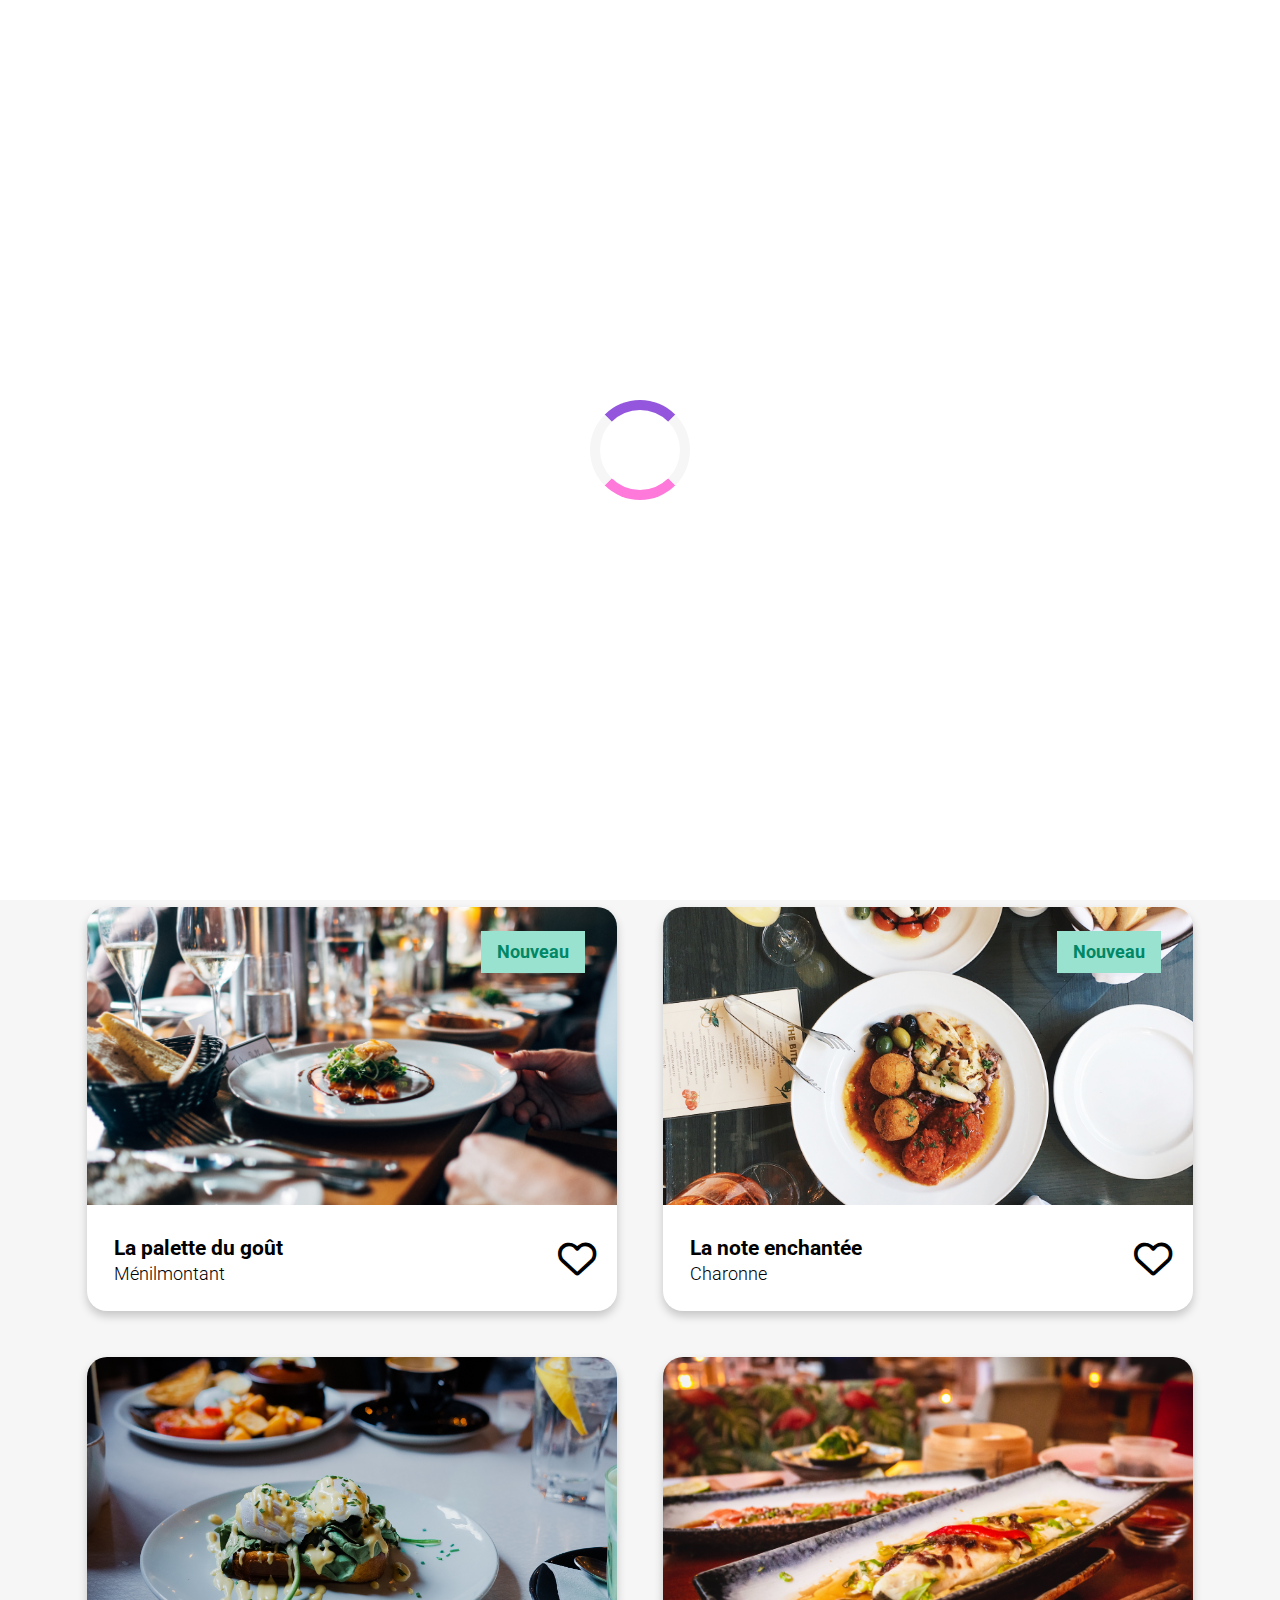
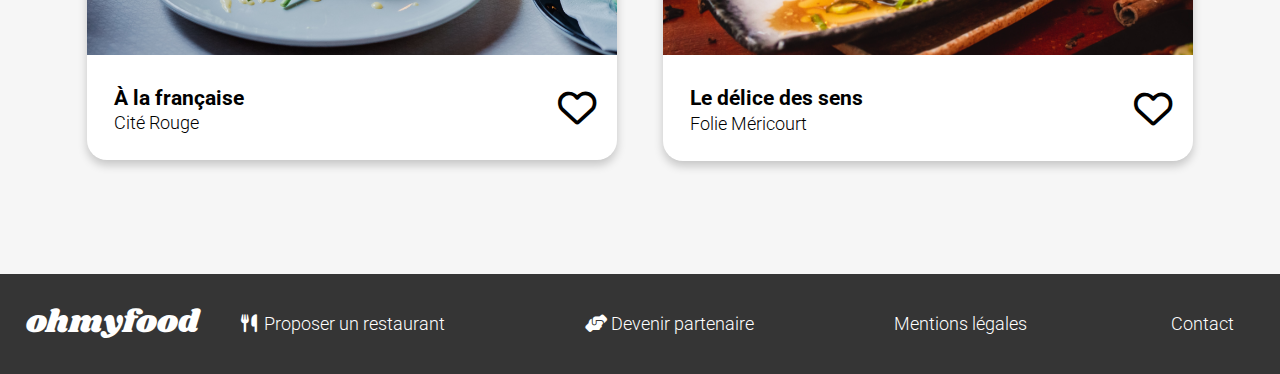
<file: index.html>
<!DOCTYPE html>
<html lang="fr">
    <head>
        <meta charset="utf-8">
        <meta name="viewport" content="width=device-width, initial-scale=1">
        <!-- Import font awesome 5.15.4 pour les icones -->
        <link rel="stylesheet" href="https://cdnjs.cloudflare.com/ajax/libs/font-awesome/6.1.1/css/all.min.css" />
        <!-- Import CSS -->
        <link rel="stylesheet" href="./css/normalize.css">
        <link rel="stylesheet" href="./css/style.css">

        <title>Ohmyfood!</title>
    </head>
    <body class="home">
        <div class="loader-container"><div class="loader-container__loader"></div></div>
        <header class="header">
            <h1 class="header__heading">ohmyfood</h1>
        </header>
        <main class="main">
            <div class="hero">
                <section class="location">
                    <h2 class="location__place"><span class="location__icon"><i class="fas fa-map-marker-alt"></i></span><span class="location__location">Paris, Belleville</span></h2>
                </section>
                <div class="intro-container">
                    <section class="intro">
                        <h2 class="intro__heading">Réservez le menu qui vous convient</h2>
                        <p class="intro__text">Découvrez des restaurants d'exception, séléctionnés par nos soins.</p>
                        <div class="intro__button-container"><a class="button intro__button" href="#restaurants">Explorer nos restaurants</a></div>
                    </section>
                </div>
                <section class="description">
                    <h2 class="description__heading">Fonctionnement</h2>
                    <ul class="description__list">
                        <li class="card description__line"><span class="description__line-number">1</span><p class="description__line-text"><span class="description__icon"><i class="fas fa-mobile-alt"></i></span>Choisissez un restaurant</p></li>
                        <li class="card description__line"><span class="description__line-number">2</span><p class="description__line-text"><span class="description__icon"><i class="fas fa-list-ul"></i></span>Composez votre menu</p></li>
                        <li class="card description__line"><span class="description__line-number">3</span><p class="description__line-text"><span class="description__icon"><i class="fas fa-store"></i></span>Dégustez au restaurant</p></li>
                    </ul>
                </section>                    
            </div>
            <nav id="restaurants" class="restaurants">
                <h2 class="restaurants__heading">Restaurants</h2>
                <ul class="restaurants__list">
                    <li class="restaurants__line">
                        <div class="card restaurant-card">
                            <a class="restaurant-card__link" href="./restaurant1.html">
                                <img class="restaurant-card__img" src="./images/restaurants/jay-wennington-N_Y88TWmGwA-unsplash.jpg" alt="La palette du goût">
                                <span class="restaurant-card__new restaurant-card__new--visible">Nouveau</span>
                                <div class="restaurant-card__bottom-card">
                                    <div class="restaurant-card__bottom-left-card">
                                        <h3 class="restaurant-card__title">La palette du goût</h3>
                                        <p class="restaurant-card__location">Ménilmontant</p>
                                    </div>
                                </div>
                            </a>
                            <input class="restaurant-card__checkbox" type="checkbox" id="like1">
                            <label class="restaurant-card__like" for="like1">
                                <i class="far fa-heart"></i>
                            </label>
                        </div>
                    </li>
                    <li class="restaurants__line">
                        <div class="card restaurant-card">
                            <a class="restaurant-card__link" href="./restaurant2.html">
                                <img class="restaurant-card__img" src="./images/restaurants/stil-u2Lp8tXIcjw-unsplash.jpg" alt="La note enchantée">
                                <span class="restaurant-card__new restaurant-card__new--visible">Nouveau</span>
                                <div class="restaurant-card__bottom-card">
                                    <div class="restaurant-card__bottom-left-card">
                                        <h3 class="restaurant-card__title">La note enchantée</h3>
                                        <p class="restaurant-card__location">Charonne</p>
                                    </div>
                                </div>
                            </a>
                            <input class="restaurant-card__checkbox" type="checkbox" id="like2">
                            <label class="restaurant-card__like" for="like2">
                                <i class="far fa-heart"></i>
                            </label>
                        </div>
                    </li><li class="restaurants__line">
                        <div class="card restaurant-card">
                            <a class="restaurant-card__link" href="./restaurant3.html">
                                <img class="restaurant-card__img" src="./images/restaurants/toa-heftiba-DQKerTsQwi0-unsplash.jpg" alt="&Agrave; la française">
                                <span class="restaurant-card__new">Nouveau</span>
                                <div class="restaurant-card__bottom-card">
                                    <div class="restaurant-card__bottom-left-card">
                                        <h3 class="restaurant-card__title">&Agrave; la française</h3>
                                        <p class="restaurant-card__location">Cité Rouge</p>
                                    </div>
                                </div>
                            </a>
                            <input class="restaurant-card__checkbox" type="checkbox" id="like3">
                            <label class="restaurant-card__like" for="like3">
                                <i class="far fa-heart"></i>
                            </label>
                        </div>
                    </li><li class="restaurants__line">
                        <div class="card restaurant-card">
                            <a class="restaurant-card__link" href="./restaurant4.html">
                                <img class="restaurant-card__img" src="./images/restaurants/louis-hansel-shotsoflouis-qNBGVyOCY8Q-unsplash.jpg" alt="Le délice des sens">
                                <span class="restaurant-card__new">Nouveau</span>
                                <div class="restaurant-card__bottom-card">
                                    <div class="restaurant-card__bottom-left-card">
                                        <h3 class="restaurant-card__title">Le délice des sens</h3>
                                        <p class="restaurant-card__location">Folie Méricourt</p>
                                    </div>
                                </div>
                            </a>
                            <input class="restaurant-card__checkbox" type="checkbox" id="like4">
                            <label class="restaurant-card__like" for="like4">
                                <i class="far fa-heart"></i>
                            </label>
                        </div>
                    </li>
                </ul>
            </nav>
        </main>
        <footer class="footer">
            <h2 class="footer__heading">ohmyfood</h2>
            <ul class="footer__nav">
                <li class="footer__line"><span class="footer__icon"><i class="fas fa-utensils fa-fw"></i></span><a class="footer__link" href="#">Proposer un restaurant</a></li>
                <li class="footer__line"><span class="footer__icon"><i class="fa-solid fa-handshake-angle fa-fw"></i></span><a class="footer__link" href="#">Devenir partenaire</a></li>
                <li class="footer__line"><a class="footer__link" href="#">Mentions légales</a></li>
                <li class="footer__line"><address class="footer__adress"><a class="footer__link" href="mailto:ohmyfood@ohmyfood.com">Contact</a></address></li>
            </ul>
        </footer>
    </body>
</html>
</file>
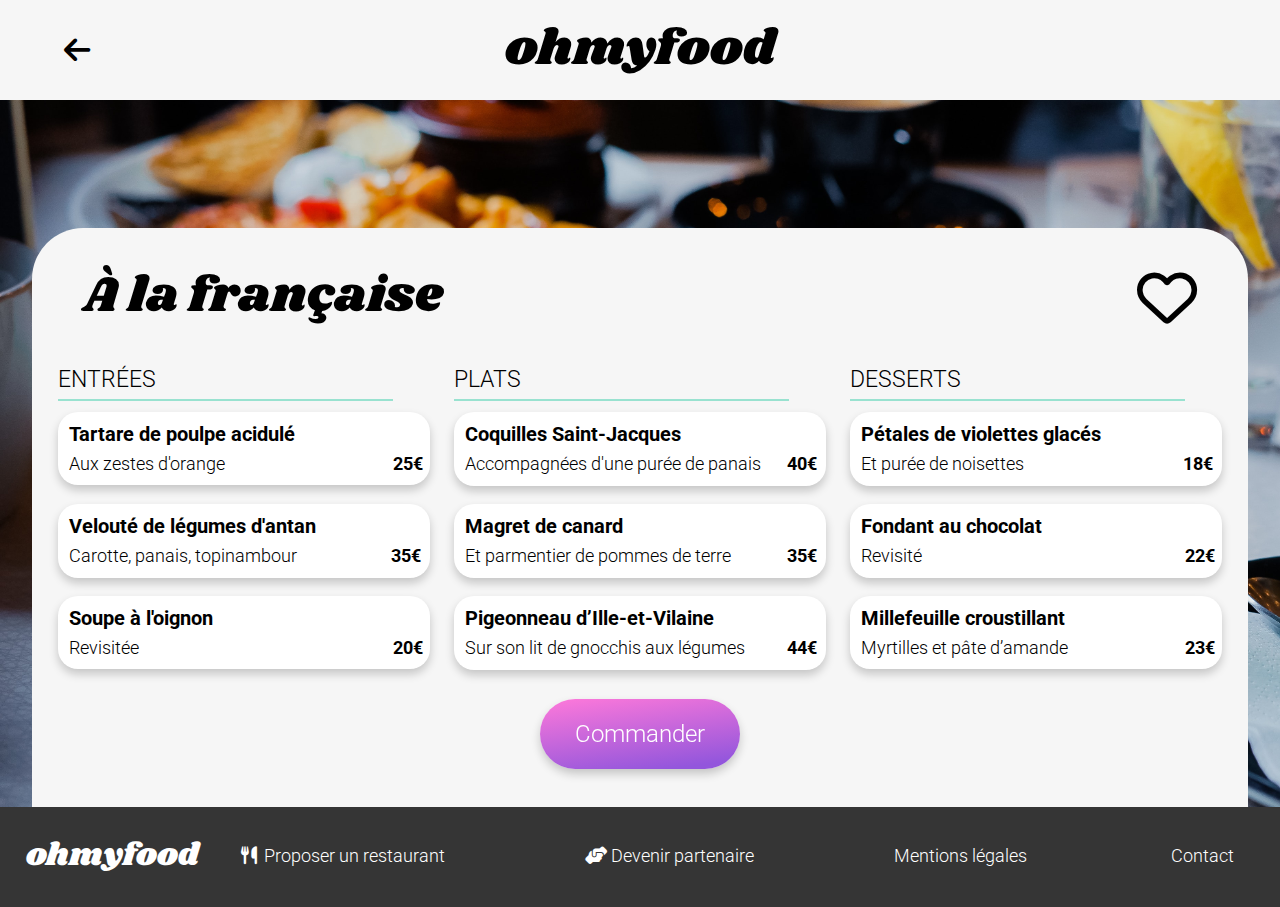
<file: a_la_francaise.html>
<!DOCTYPE html>
<html lang="fr">
    <head>
        <meta charset="utf-8">
        <meta name="viewport" content="width=device-width, initial-scale=1">
        <!-- Import font awesome pour les icones -->
        <link rel="stylesheet" href="https://cdnjs.cloudflare.com/ajax/libs/font-awesome/6.1.1/css/all.min.css" />
        <!-- Import CSS -->
        <link rel="stylesheet" href="./css/normalize.css">
        <link rel="stylesheet" href="./css/style.css">

        <title>Ohmyfood: À la française</title>
    </head>
    <body class="menu-body" id="menu__3">
            <header class="header">
                <a class="header__link" href="./index.html"><i class="fa-solid fa-arrow-left"></i></a>
                <h1 class="header__heading">ohmyfood</h1>
            </header>
            <main class="menu-main">
                    <section class="menu-intro">
                        <img class="menu-intro__img" src="./images/restaurants/toa-heftiba-DQKerTsQwi0-unsplash.jpg" alt="À la française">
                        <div class="menu-intro__heading">
                            <h2 class="menu-intro__title">À la française</h2>
                            <input class="menu-intro__checkbox" type="checkbox" id="like1">
                            <label class="menu-intro__like" for="like1">
                                <i class="far fa-heart"></i>
                            </label>
                        </div>
                    </section>
                    <section class="menu">
                        <form class="menu__form" action="#" id="menu">
                            <h3 class="menu__heading" id="entrees-title">entrées</h3>
                            <ul class="menu__list" id="entrees">
                                <li class="menu__line">
                                    <div class="card dish-card">
                                        <label class="dish-card__label" for="entree1"></label>
                                        <input class="dish-card__checkbox" type="checkbox" id="entree1" name="entree1" value="1">
                                        <div class="dish-card__left-group">
                                            <h4 class="dish-card__title">Tartare de poulpe acidulé</h4>
                                            <p class="dish-card__text">Aux zestes d'orange</p>
                                        </div>
                                        <p class="dish-card__price">25€</p>
                                        <div class="dish-card__box"><i class="fa-solid fa-circle-check"></i></div>
                                    </div>
                                
                                </li>
                                <li class="menu__line">
                                    <div class="card dish-card">
                                        <label class="dish-card__label" for="entree2"></label>
                                        <input class="dish-card__checkbox" type="checkbox" id="entree2" name="entree2" value="1">
                                        <div class="dish-card__left-group">
                                            <h4 class="dish-card__title">Velouté de légumes d'antan</h4>
                                            <p class="dish-card__text">Carotte, panais, topinambour</p>
                                        </div>
                                        <p class="dish-card__price">35€</p>
                                        <div class="dish-card__box"><i class="fa-solid fa-circle-check"></i></div>
                                    </div>
                                    </li>
                                <li class="menu__line">
                                    <div class="card dish-card">
                                        <label class="dish-card__label" for="entree3"></label>
                                        <input class="dish-card__checkbox" type="checkbox" id="entree3" name="entree3" value="1">
                                        <div class="dish-card__left-group">
                                            <h4 class="dish-card__title">Soupe à l'oignon</h4>
                                            <p class="dish-card__text">Revisitée</p>
                                        </div>
                                        <p class="dish-card__price">20€</p>
                                        <div class="dish-card__box"><i class="fa-solid fa-circle-check"></i></div>
                                    </div>
                                    </li>
                            </ul>
                            <h3 class="menu__heading" id="plats-title">plats</h3>
                            <ul class="menu__list" id="plats">
                                <li class="menu__line">
                                    <div class="card dish-card">
                                        <label class="dish-card__label" for="plat1"></label>
                                        <input class="dish-card__checkbox" type="checkbox" id="plat1" name="plat1" value="1">
                                        <div class="dish-card__left-group">
                                            <h4 class="dish-card__title">Coquilles Saint-Jacques</h4>
                                            <p class="dish-card__text">Accompagnées d'une purée de panais</p>
                                        </div>
                                        <p class="dish-card__price">40€</p>
                                        <div class="dish-card__box"><i class="fa-solid fa-circle-check"></i></div>
                                   </div>
                                </li>
                                <li class="menu__line">
                                    <div class="card dish-card">
                                        <label class="dish-card__label" for="plat2"></label>
                                        <input class="dish-card__checkbox" type="checkbox" id="plat2" name="plat2" value="1">
                                        <div class="dish-card__left-group">
                                            <h4 class="dish-card__title">Magret de canard</h4>
                                            <p class="dish-card__text">Et parmentier de pommes de terre</p>
                                        </div>
                                        <p class="dish-card__price">35€</p>
                                        <div class="dish-card__box"><i class="fa-solid fa-circle-check"></i></div>
                                   </div>
                                </li>
                                <li class="menu__line">
                                    <div class="card dish-card">
                                        <label class="dish-card__label" for="plat3"></label>
                                        <input class="dish-card__checkbox" type="checkbox" id="plat3" name="plat3" value="1">
                                        <div class="dish-card__left-group">
                                            <h4 class="dish-card__title">Pigeonneau d’Ille-et-Vilaine</h4>
                                            <p class="dish-card__text">Sur son lit de gnocchis aux légumes</p>
                                        </div>
                                        <p class="dish-card__price">44€</p>
                                        <div class="dish-card__box"><i class="fa-solid fa-circle-check"></i></div>
                                  </div>
                                </li>
                            </ul>
                            <h3 class="menu__heading" id="desserts-title">desserts</h3>
                            <ul class="menu__list" id="desserts">
                                <li class="menu__line">
                                    <div class="card dish-card">
                                        <label class="dish-card__label" for="dessert1"></label>
                                        <input class="dish-card__checkbox" type="checkbox" id="dessert1" name="dessert1" value="1">
                                        <div class="dish-card__left-group">
                                            <h4 class="dish-card__title">Pétales de violettes glacés</h4>
                                            <p class="dish-card__text">Et purée de noisettes</p>
                                        </div>
                                        <p class="dish-card__price">18€</p>
                                        <div class="dish-card__box"><i class="fa-solid fa-circle-check"></i></div>
                                   </div>
                                </li>
                                <li class="menu__line">
                                    <div class="card dish-card">
                                        <label class="dish-card__label" for="dessert2"></label>
                                        <input class="dish-card__checkbox" type="checkbox" id="dessert2" name="dessert2" value="1">
                                        <div class="dish-card__left-group">
                                            <h4 class="dish-card__title">Fondant au chocolat</h4>
                                            <p class="dish-card__text">Revisité</p>
                                        </div>
                                        <p class="dish-card__price">22€</p>
                                        <div class="dish-card__box"><i class="fa-solid fa-circle-check"></i></div>
                                    </div>
                                </li>
                                <li class="menu__line">
                                    <div class="card dish-card">
                                        <label class="dish-card__label" for="dessert3"></label>
                                        <input class="dish-card__checkbox" type="checkbox" id="dessert3" name="dessert3" value="1">
                                        <div class="dish-card__left-group">
                                            <h4 class="dish-card__title">Millefeuille croustillant</h4>
                                            <p class="dish-card__text">Myrtilles et pâte d’amande</p>
                                        </div>
                                        <p class="dish-card__price">23€</p>
                                        <div class="dish-card__box"><i class="fa-solid fa-circle-check"></i></div>
                                    </div>
                                </li>
                            </ul>
                            <button class="button menu__button" type="submit" form="menu">Commander</button>
                        </form>
                    </section>
            </main>
            <footer class="footer menu-footer">
                <h2 class="footer__heading">ohmyfood</h2>
                <ul class="footer__nav">
                    <li class="footer__line"><span class="footer__icon"><i class="fas fa-utensils fa-fw"></i></span><a class="footer__link" href="#">Proposer un restaurant</a></li>
                    <li class="footer__line"><span class="footer__icon"><i class="fa-solid fa-handshake-angle fa-fw"></i></span><a class="footer__link" href="#">Devenir partenaire</a></li>
                    <li class="footer__line"><a class="footer__link" href="#">Mentions légales</a></li>
                    <li class="footer__line"><address class="footer__adress"><a class="footer__link" href="mailto:ohmyfood@ohmyfood.com">Contact</a></address></li>
                </ul>
            </footer>
    </body>
</html>
</file>
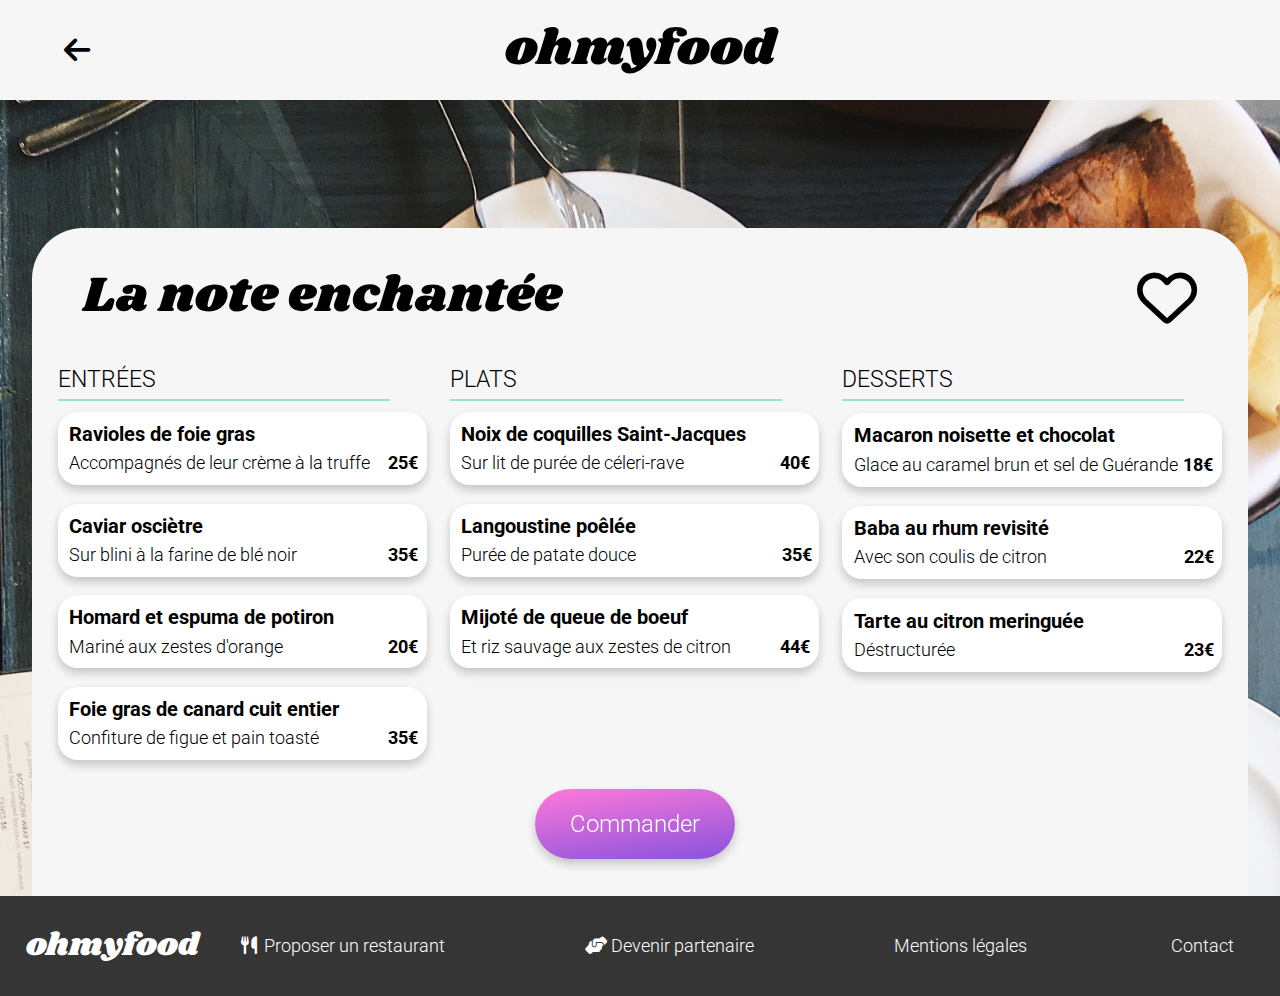
<file: la_note_enchantee.html>
<!DOCTYPE html>
<html lang="fr">
    <head>
        <meta charset="utf-8">
        <meta name="viewport" content="width=device-width, initial-scale=1">
        <!-- Import font awesome pour les icones -->
        <link rel="stylesheet" href="https://cdnjs.cloudflare.com/ajax/libs/font-awesome/6.1.1/css/all.min.css" />
        <!-- Import CSS -->
        <link rel="stylesheet" href="./css/normalize.css">
        <link rel="stylesheet" href="./css/style.css">

        <title>Ohmyfood: La note enchantée</title>
    </head>
    <body class="menu-body" id="menu__2">
            <header class="header menu_header">
                <a class="header__link" href="./index.html"><i class="fa-solid fa-arrow-left"></i></a>
                <h1 class="header__heading">ohmyfood</h1>
            </header>
            <main class="menu-main">
                    <section class="menu-intro">
                        <img class="menu-intro__img" src="./images/restaurants/stil-u2Lp8tXIcjw-unsplash.jpg" alt="La note enchantée">
                        <div class="menu-intro__heading">
                            <h2 class="menu-intro__title">La note enchantée</h2>
                            <input class="menu-intro__checkbox" type="checkbox" id="like1">
                            <label class="menu-intro__like" for="like1">
                                <i class="far fa-heart"></i>
                            </label>
                        </div>
                    </section>
                    <section class="menu">
                        <form class="menu__form" action="#" id="menu">
                            <h3 class="menu__heading" id="entrees-title">entrées</h3>
                            <ul class="menu__list" id="entrees">
                                <li class="menu__line">
                                    <div class="card dish-card">
                                        <label class="dish-card__label" for="entree1"></label>
                                        <input class="dish-card__checkbox" type="checkbox" id="entree1" name="entree1" value="1">
                                        <div class="dish-card__left-group">
                                            <h4 class="dish-card__title">Ravioles de foie gras</h4>
                                            <p class="dish-card__text">Accompagnés de leur crème à la truffe</p>
                                        </div>
                                        <p class="dish-card__price">25€</p>
                                        <div class="dish-card__box"><i class="fa-solid fa-circle-check"></i></div>
                                    </div>
                                
                                </li>
                                <li class="menu__line">
                                    <div class="card dish-card">
                                        <label class="dish-card__label" for="entree2"></label>
                                        <input class="dish-card__checkbox" type="checkbox" id="entree2" name="entree2" value="1">
                                        <div class="dish-card__left-group">
                                            <h4 class="dish-card__title">Caviar osciètre</h4>
                                            <p class="dish-card__text">Sur blini à la farine de blé noir</p>
                                        </div>
                                        <p class="dish-card__price">35€</p>
                                        <div class="dish-card__box"><i class="fa-solid fa-circle-check"></i></div>
                                    </div>
                                </li>
                                <li class="menu__line">
                                    <div class="card dish-card">
                                        <label class="dish-card__label" for="entree3"></label>
                                        <input class="dish-card__checkbox" type="checkbox" id="entree3" name="entree3" value="1">
                                        <div class="dish-card__left-group">
                                            <h4 class="dish-card__title">Homard et espuma de potiron</h4>
                                            <p class="dish-card__text">Mariné aux zestes d'orange</p>
                                        </div>
                                        <p class="dish-card__price">20€</p>
                                        <div class="dish-card__box"><i class="fa-solid fa-circle-check"></i></div>
                                    </div>
                                </li>
                                <li class="menu__line">
                                    <div class="card dish-card">
                                        <label class="dish-card__label" for="entree4"></label>
                                        <input class="dish-card__checkbox" type="checkbox" id="entree4" name="entree3" value="1">
                                        <div class="dish-card__left-group">
                                            <h4 class="dish-card__title">Foie gras de canard cuit entier</h4>
                                            <p class="dish-card__text">Confiture de figue et pain toasté</p>
                                        </div>
                                        <p class="dish-card__price">35€</p>
                                        <div class="dish-card__box"><i class="fa-solid fa-circle-check"></i></div>
                                    </div>
                                </li>
                            </ul>
                            <h3 class="menu__heading" id="plats-title">plats</h3>
                            <ul class="menu__list" id="plats">
                                <li class="menu__line">
                                    <div class="card dish-card">
                                        <label class="dish-card__label" for="plat1"></label>
                                        <input class="dish-card__checkbox" type="checkbox" id="plat1" name="plat1" value="1">
                                        <div class="dish-card__left-group">
                                            <h4 class="dish-card__title">Noix de coquilles Saint-Jacques</h4>
                                            <p class="dish-card__text">Sur lit de purée de céleri-rave</p>
                                        </div>
                                        <p class="dish-card__price">40€</p>
                                        <div class="dish-card__box"><i class="fa-solid fa-circle-check"></i></div>
                                   </div>
                                </li>
                                <li class="menu__line">
                                    <div class="card dish-card">
                                        <label class="dish-card__label" for="plat2"></label>
                                        <input class="dish-card__checkbox" type="checkbox" id="plat2" name="plat2" value="1">
                                        <div class="dish-card__left-group">
                                            <h4 class="dish-card__title">Langoustine poêlée</h4>
                                            <p class="dish-card__text">Purée de patate douce</p>
                                        </div>
                                        <p class="dish-card__price">35€</p>
                                        <div class="dish-card__box"><i class="fa-solid fa-circle-check"></i></div>
                                   </div>
                                </li>
                                <li class="menu__line">
                                    <div class="card dish-card">
                                        <label class="dish-card__label" for="plat3"></label>
                                        <input class="dish-card__checkbox" type="checkbox" id="plat3" name="plat3" value="1">
                                        <div class="dish-card__left-group">
                                            <h4 class="dish-card__title">Mijoté de queue de boeuf</h4>
                                            <p class="dish-card__text">Et riz sauvage aux zestes de citron</p>
                                        </div>
                                        <p class="dish-card__price">44€</p>
                                        <div class="dish-card__box"><i class="fa-solid fa-circle-check"></i></div>
                                  </div>
                                </li>
                            </ul>
                            <h3 class="menu__heading" id="desserts-title">desserts</h3>
                            <ul class="menu__list" id="desserts">
                                <li class="menu__line">
                                    <div class="card dish-card">
                                        <label class="dish-card__label" for="dessert1"></label>
                                        <input class="dish-card__checkbox" type="checkbox" id="dessert1" name="dessert1" value="1">
                                        <div class="dish-card__left-group">
                                            <h4 class="dish-card__title">Macaron noisette et chocolat</h4>
                                            <p class="dish-card__text">Glace au caramel brun et sel de Guérande</p>
                                        </div>
                                        <p class="dish-card__price">18€</p>
                                        <div class="dish-card__box"><i class="fa-solid fa-circle-check"></i></div>
                                   </div>
                                </li>
                                <li class="menu__line">
                                    <div class="card dish-card">
                                        <label class="dish-card__label" for="dessert2"></label>
                                        <input class="dish-card__checkbox" type="checkbox" id="dessert2" name="dessert2" value="1">
                                        <div class="dish-card__left-group">
                                            <h4 class="dish-card__title">Baba au rhum revisité</h4>
                                            <p class="dish-card__text">Avec son coulis de citron</p>
                                        </div>
                                        <p class="dish-card__price">22€</p>
                                        <div class="dish-card__box"><i class="fa-solid fa-circle-check"></i></div>
                                    </div>
                                </li>
                                <li class="menu__line">
                                    <div class="card dish-card">
                                        <label class="dish-card__label" for="dessert3"></label>
                                        <input class="dish-card__checkbox" type="checkbox" id="dessert3" name="dessert3" value="1">
                                        <div class="dish-card__left-group">
                                            <h4 class="dish-card__title">Tarte au citron meringuée</h4>
                                            <p class="dish-card__text">Déstructurée</p>
                                        </div>
                                        <p class="dish-card__price">23€</p>
                                        <div class="dish-card__box"><i class="fa-solid fa-circle-check"></i></div>
                                    </div>
                                </li>
                            </ul>
                            <button class="button menu__button" type="submit" form="menu">Commander</button>
                        </form>
                    </section>
            </main>
            <footer class="footer menu-footer">
                <h2 class="footer__heading">ohmyfood</h2>
                <ul class="footer__nav">
                    <li class="footer__line"><span class="footer__icon"><i class="fas fa-utensils fa-fw"></i></span><a class="footer__link" href="#">Proposer un restaurant</a></li>
                    <li class="footer__line"><span class="footer__icon"><i class="fa-solid fa-handshake-angle fa-fw"></i></span><a class="footer__link" href="#">Devenir partenaire</a></li>
                    <li class="footer__line"><a class="footer__link" href="#">Mentions légales</a></li>
                    <li class="footer__line"><address class="footer__adress"><a class="footer__link" href="mailto:ohmyfood@ohmyfood.com">Contact</a></address></li>
                </ul>
            </footer>
    </body>
</html>
</file>
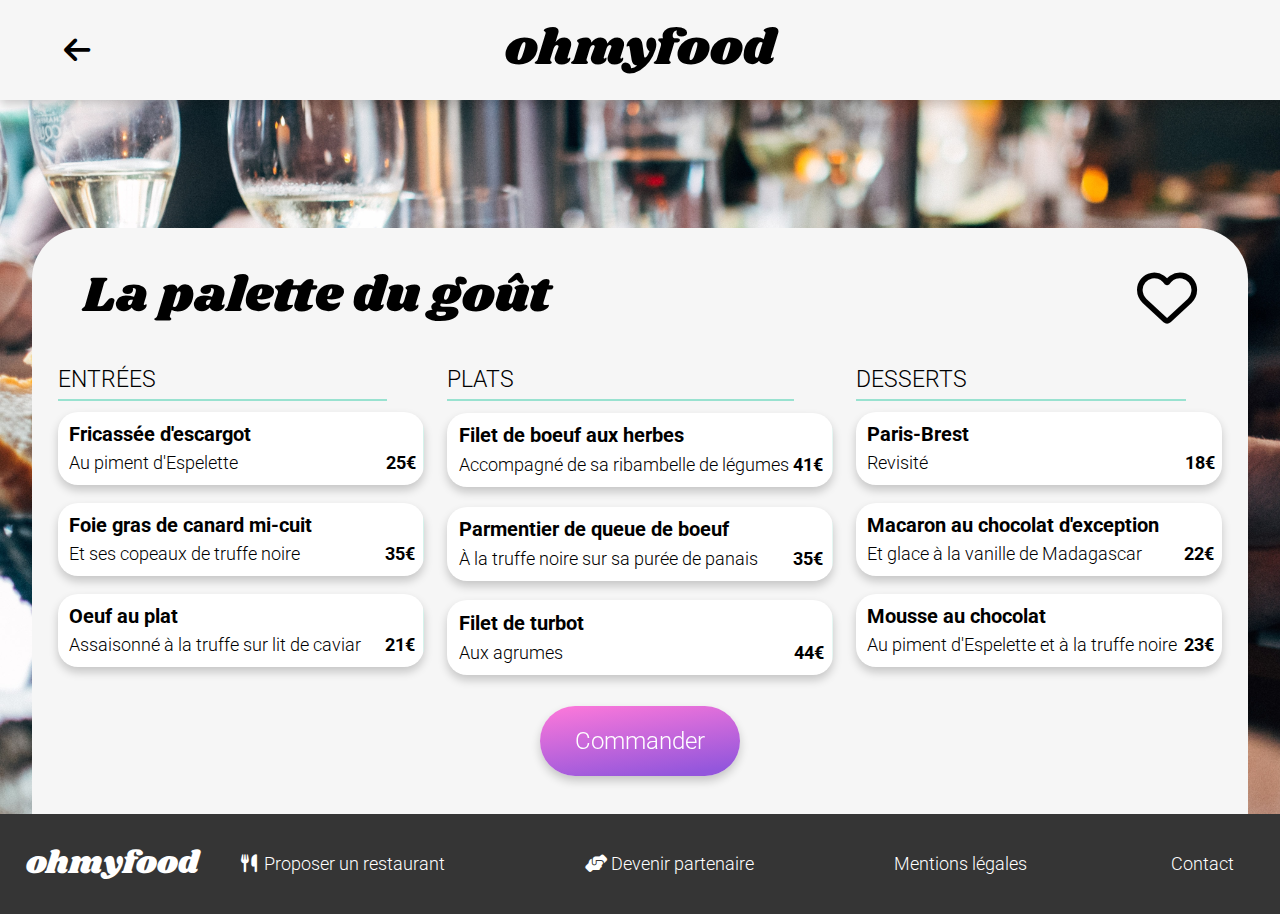
<file: la_palette_du_gout.html>
<!DOCTYPE html>
<html lang="fr">
    <head>
        <meta charset="utf-8">
        <meta name="viewport" content="width=device-width, initial-scale=1">
        <!-- Import font awesome pour les icones -->
        <link rel="stylesheet" href="https://cdnjs.cloudflare.com/ajax/libs/font-awesome/6.1.1/css/all.min.css" />
        <!-- Import CSS -->
        <link rel="stylesheet" href="./css/normalize.css">
        <link rel="stylesheet" href="./css/style.css">

        <title>Ohmyfood: La palette du goût</title>
    </head>
    <body class="menu-body" id="menu__1">
            <header class="header menu-header">
                <a class="header__link" href="./index.html"><i class="fa-solid fa-arrow-left"></i></a>
                <h1 class="header__heading">ohmyfood</h1>
            </header>
            <main class="menu-main">
                    <section class="menu-intro">
                        <img class="menu-intro__img" src="./images/restaurants/jay-wennington-N_Y88TWmGwA-unsplash.jpg" alt="La palette du goût">
                        <div class="menu-intro__heading">
                            <h2 class="menu-intro__title">La palette du goût</h2>
                            <input class="menu-intro__checkbox" type="checkbox" id="like1">
                            <label class="menu-intro__like" for="like1">
                                <i class="far fa-heart"></i>
                            </label>
                        </div>
                    </section>
                    <section class="menu">
                        <form class="menu__form" action="#" id="menu">
                            <h3 class="menu__heading" id="entrees-title">entrées</h3>
                            <ul class="menu__list" id="entrees">
                                <li class="menu__line">
                                    <div class="card dish-card">
                                        <label class="dish-card__label" for="entree1"></label>
                                        <input class="dish-card__checkbox" type="checkbox" id="entree1" name="entree1" value="1">
                                        <div class="dish-card__left-group">
                                            <h4 class="dish-card__title">Fricassée d'escargot</h4>
                                            <p class="dish-card__text">Au piment d'Espelette</p>
                                        </div>
                                        <p class="dish-card__price">25€</p>
                                        <div class="dish-card__box"><i class="fa-solid fa-circle-check"></i></div>
                                    </div>
                                </li>
                                <li class="menu__line">
                                    <div class="card dish-card">
                                        <label class="dish-card__label" for="entree2"></label>
                                        <input class="dish-card__checkbox" type="checkbox" id="entree2" name="entree2" value="1">
                                        <div class="dish-card__left-group">
                                            <h4 class="dish-card__title">Foie gras de canard mi-cuit</h4>
                                            <p class="dish-card__text">Et ses copeaux de truffe noire</p>
                                        </div>
                                        <p class="dish-card__price">35€</p>
                                        <div class="dish-card__box"><i class="fa-solid fa-circle-check"></i></div>
                                    </div>
                                    </li>
                                <li class="menu__line">
                                    <div class="card dish-card">
                                        <label class="dish-card__label" for="entree3"></label>
                                        <input class="dish-card__checkbox" type="checkbox" id="entree3" name="entree3" value="1">
                                        <div class="dish-card__left-group">
                                            <h4 class="dish-card__title">Oeuf au plat</h4>
                                            <p class="dish-card__text">Assaisonné à la truffe sur lit de caviar
                                            </p>
                                        </div>
                                        <p class="dish-card__price">21€</p>
                                        <div class="dish-card__box"><i class="fa-solid fa-circle-check"></i></div>
                                    </div>
                                </li>
                            </ul>
                            <h3 class="menu__heading" id="plats-title">plats</h3>
                            <ul class="menu__list" id="plats">
                                <li class="menu__line">
                                    <div class="card dish-card">
                                        <label class="dish-card__label" for="plat1"></label>
                                        <input class="dish-card__checkbox" type="checkbox" id="plat1" name="plat1" value="1">
                                        <div class="dish-card__left-group">
                                            <h4 class="dish-card__title">Filet de boeuf aux herbes</h4>
                                            <p class="dish-card__text">Accompagné de sa ribambelle de légumes</p>
                                        </div>
                                        <p class="dish-card__price">41€</p>
                                        <div class="dish-card__box"><i class="fa-solid fa-circle-check"></i></div>
                                   </div>
                                </li>
                                <li class="menu__line">
                                    <div class="card dish-card">
                                        <label class="dish-card__label" for="plat2"></label>
                                        <input class="dish-card__checkbox" type="checkbox" id="plat2" name="plat2" value="1">
                                        <div class="dish-card__left-group">
                                            <h4 class="dish-card__title">Parmentier de queue de boeuf</h4>
                                            <p class="dish-card__text">À la truffe noire sur sa purée de panais</p>
                                        </div>
                                        <p class="dish-card__price">35€</p>
                                        <div class="dish-card__box"><i class="fa-solid fa-circle-check"></i></div>
                                   </div>
                                </li>
                                <li class="menu__line">
                                    <div class="card dish-card">
                                        <label class="dish-card__label" for="plat3"></label>
                                        <input class="dish-card__checkbox" type="checkbox" id="plat3" name="plat3" value="1">
                                        <div class="dish-card__left-group">
                                            <h4 class="dish-card__title">Filet de turbot</h4>
                                            <p class="dish-card__text">Aux agrumes</p>
                                        </div>
                                        <p class="dish-card__price">44€</p>
                                        <div class="dish-card__box"><i class="fa-solid fa-circle-check"></i></div>
                                  </div>
                                </li>
                            </ul>
                            <h3 class="menu__heading" id="desserts-title">desserts</h3>
                            <ul class="menu__list" id="desserts">
                                <li class="menu__line">
                                    <div class="card dish-card">
                                        <label class="dish-card__label" for="dessert1"></label>
                                        <input class="dish-card__checkbox" type="checkbox" id="dessert1" name="dessert1" value="1">
                                        <div class="dish-card__left-group">
                                            <h4 class="dish-card__title">Paris-Brest</h4>
                                            <p class="dish-card__text">Revisité</p>
                                        </div>
                                        <p class="dish-card__price">18€</p>
                                        <div class="dish-card__box"><i class="fa-solid fa-circle-check"></i></div>
                                   </div>
                                </li>
                                <li class="menu__line">
                                    <div class="card dish-card">
                                        <label class="dish-card__label" for="dessert2"></label>
                                        <input class="dish-card__checkbox" type="checkbox" id="dessert2" name="dessert2" value="1">
                                        <div class="dish-card__left-group">
                                            <h4 class="dish-card__title">Macaron au chocolat d'exception</h4>
                                            <p class="dish-card__text">Et glace à la vanille de Madagascar</p>
                                        </div>
                                        <p class="dish-card__price">22€</p>
                                        <div class="dish-card__box"><i class="fa-solid fa-circle-check"></i></div>
                                    </div>
                                </li>
                                <li class="menu__line">
                                    <div class="card dish-card">
                                        <label class="dish-card__label" for="dessert3"></label>
                                        <input class="dish-card__checkbox" type="checkbox" id="dessert3" name="dessert3" value="1">
                                        <div class="dish-card__left-group">
                                            <h4 class="dish-card__title">Mousse au chocolat</h4>
                                            <p class="dish-card__text">Au piment d'Espelette et à la truffe noire</p>
                                        </div>
                                        <p class="dish-card__price">23€</p>
                                        <div class="dish-card__box"><i class="fa-solid fa-circle-check"></i></div>
                                    </div>
                                </li>
                            </ul>
                            <button class="button menu__button" type="submit" form="menu">Commander</button>
                        </form>
                    </section>
            </main>
            <footer class="footer menu-footer">
                <h2 class="footer__heading">ohmyfood</h2>
                <ul class="footer__nav">
                    <li class="footer__line"><span class="footer__icon"><i class="fas fa-utensils fa-fw"></i></span><a class="footer__link" href="#">Proposer un restaurant</a></li>
                    <li class="footer__line"><span class="footer__icon"><i class="fa-solid fa-handshake-angle fa-fw"></i></span><a class="footer__link" href="#">Devenir partenaire</a></li>
                    <li class="footer__line"><a class="footer__link" href="#">Mentions légales</a></li>
                    <li class="footer__line"><address class="footer__adress"><a class="footer__link" href="mailto:ohmyfood@ohmyfood.com">Contact</a></address></li>
                </ul>
            </footer>
    </body>
</html>
</file>
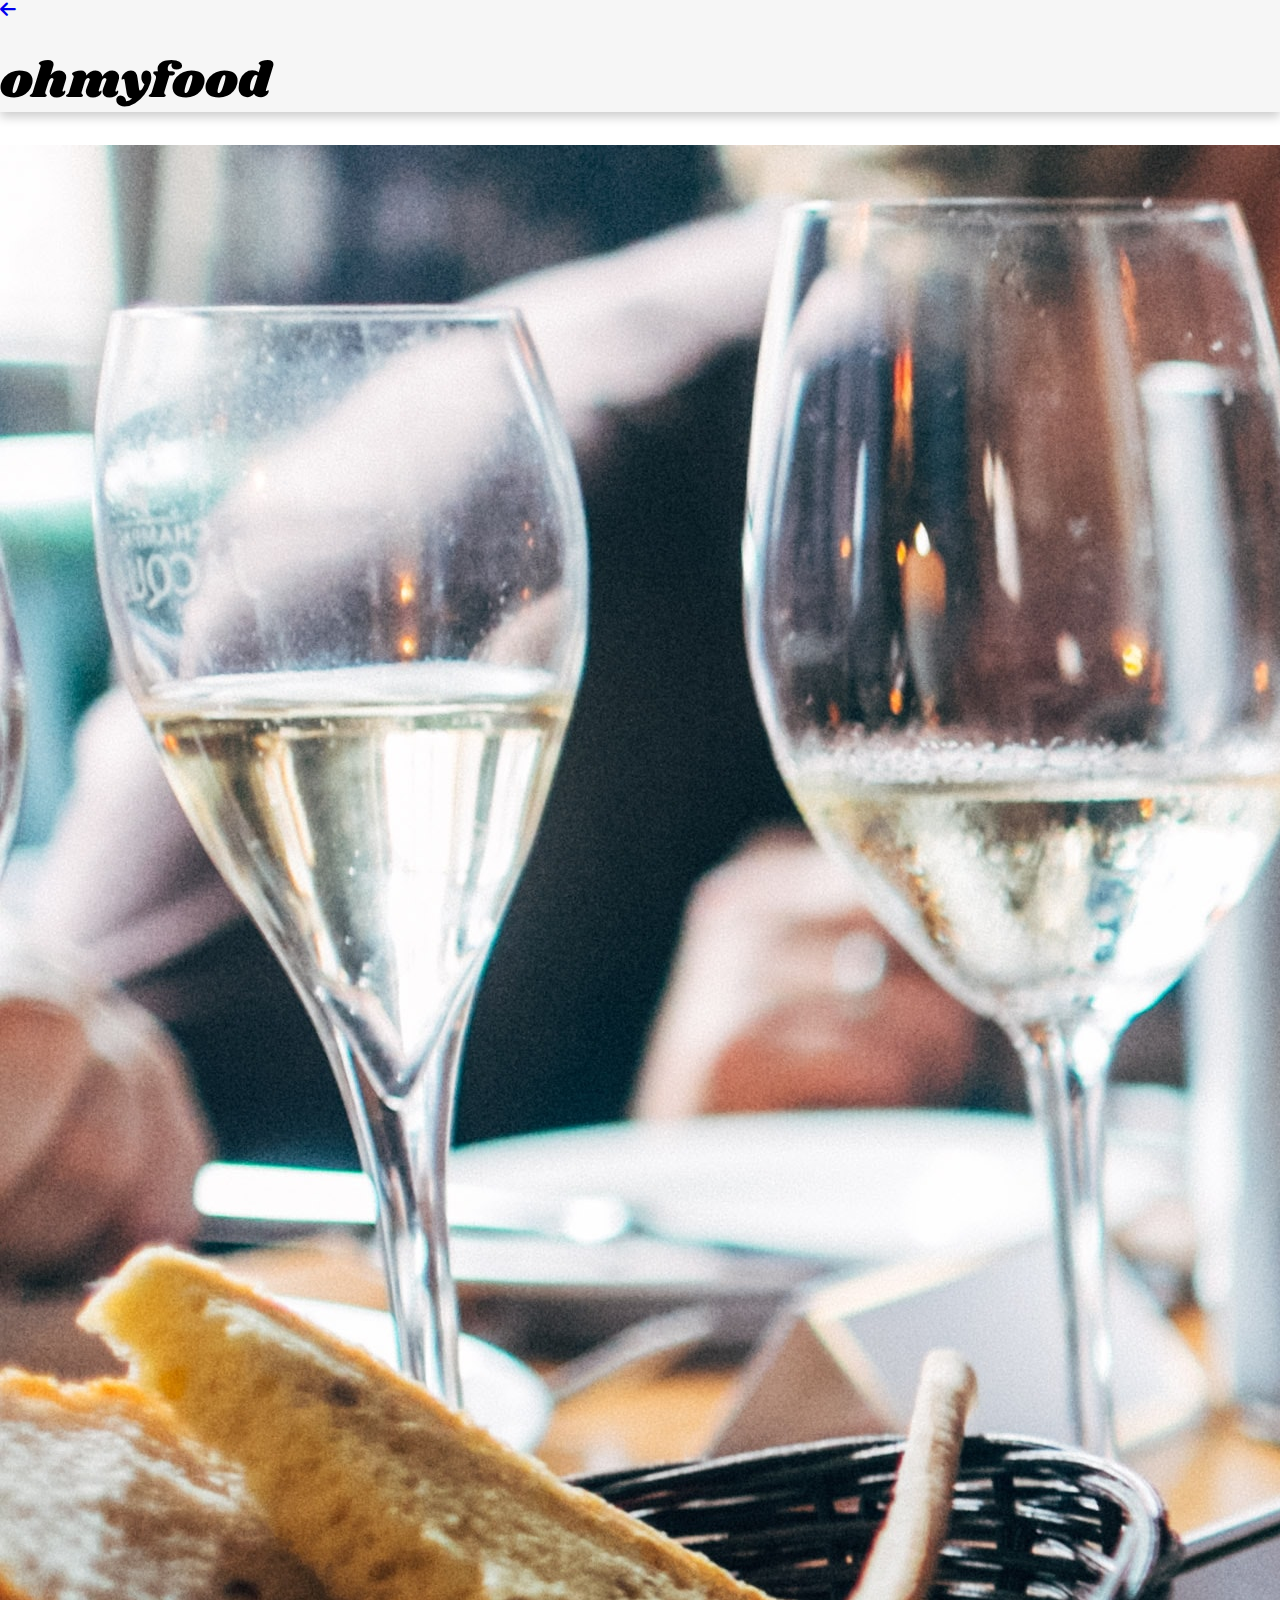
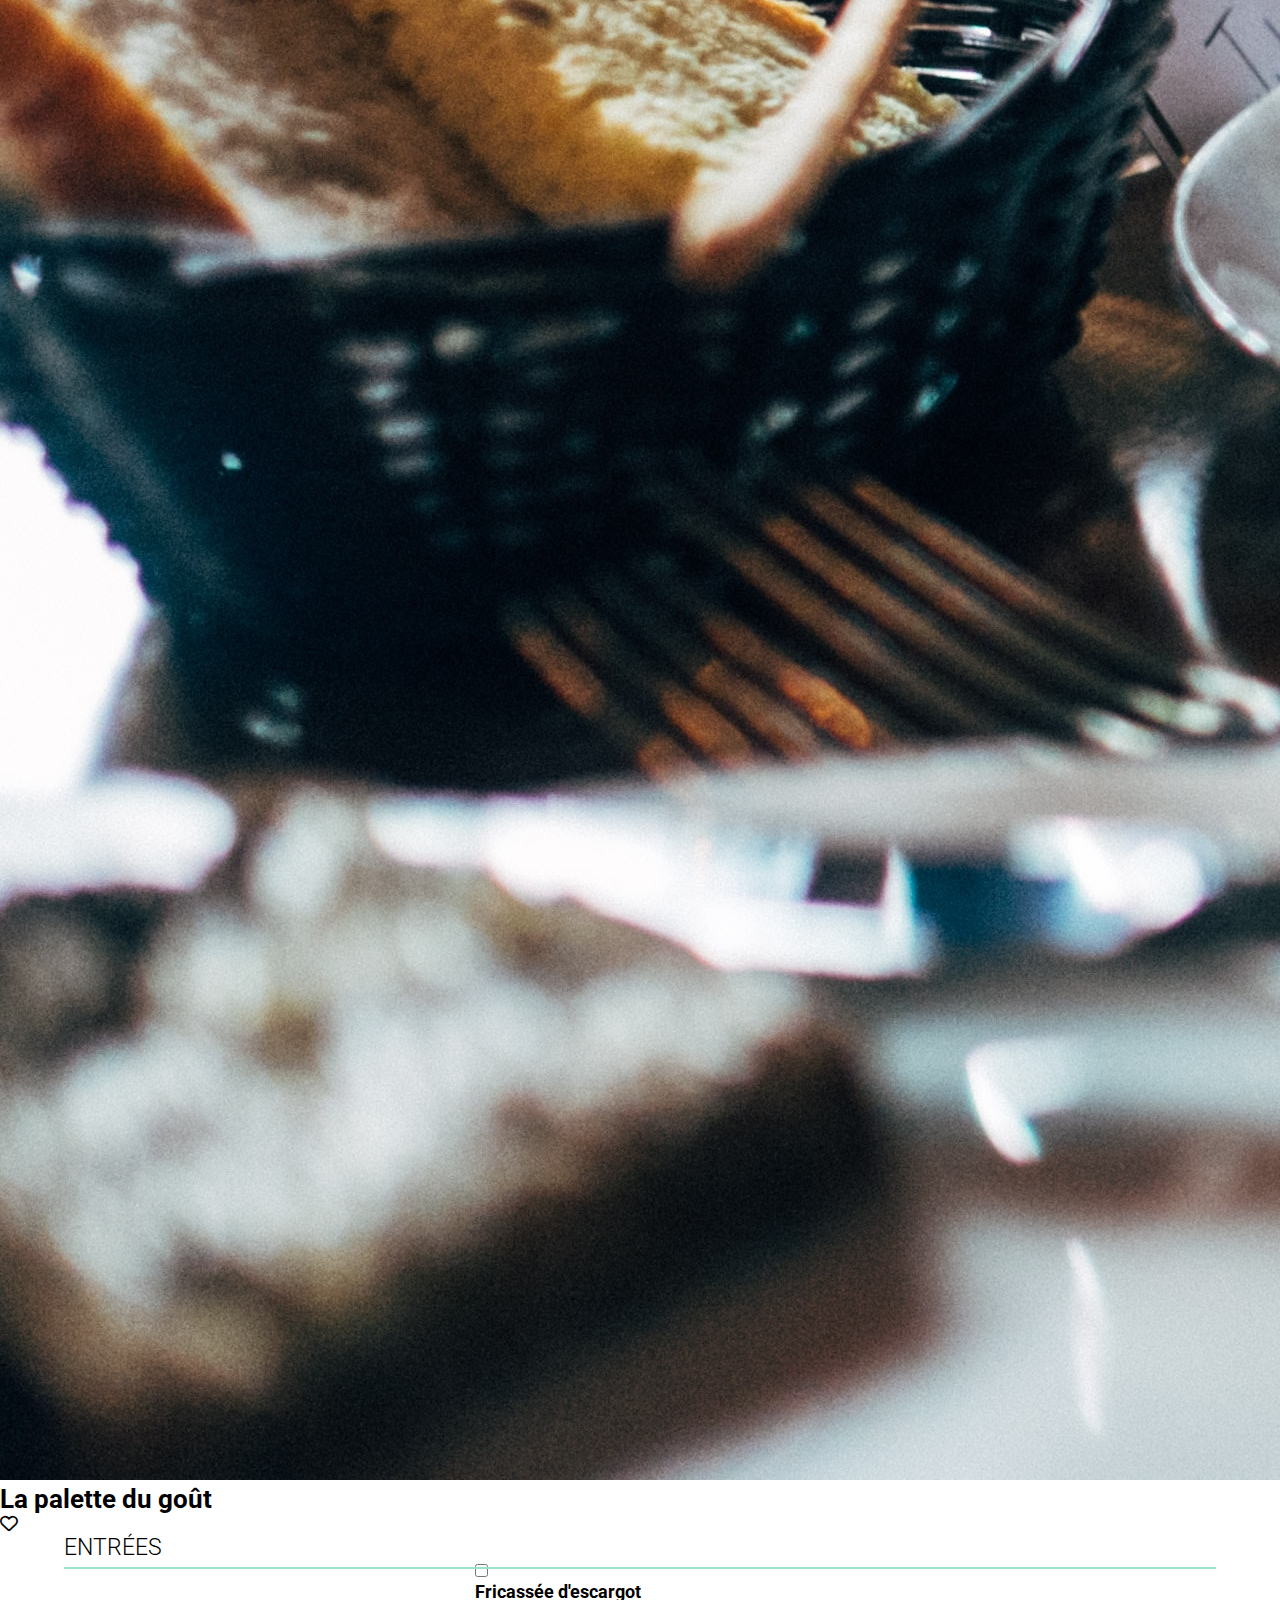
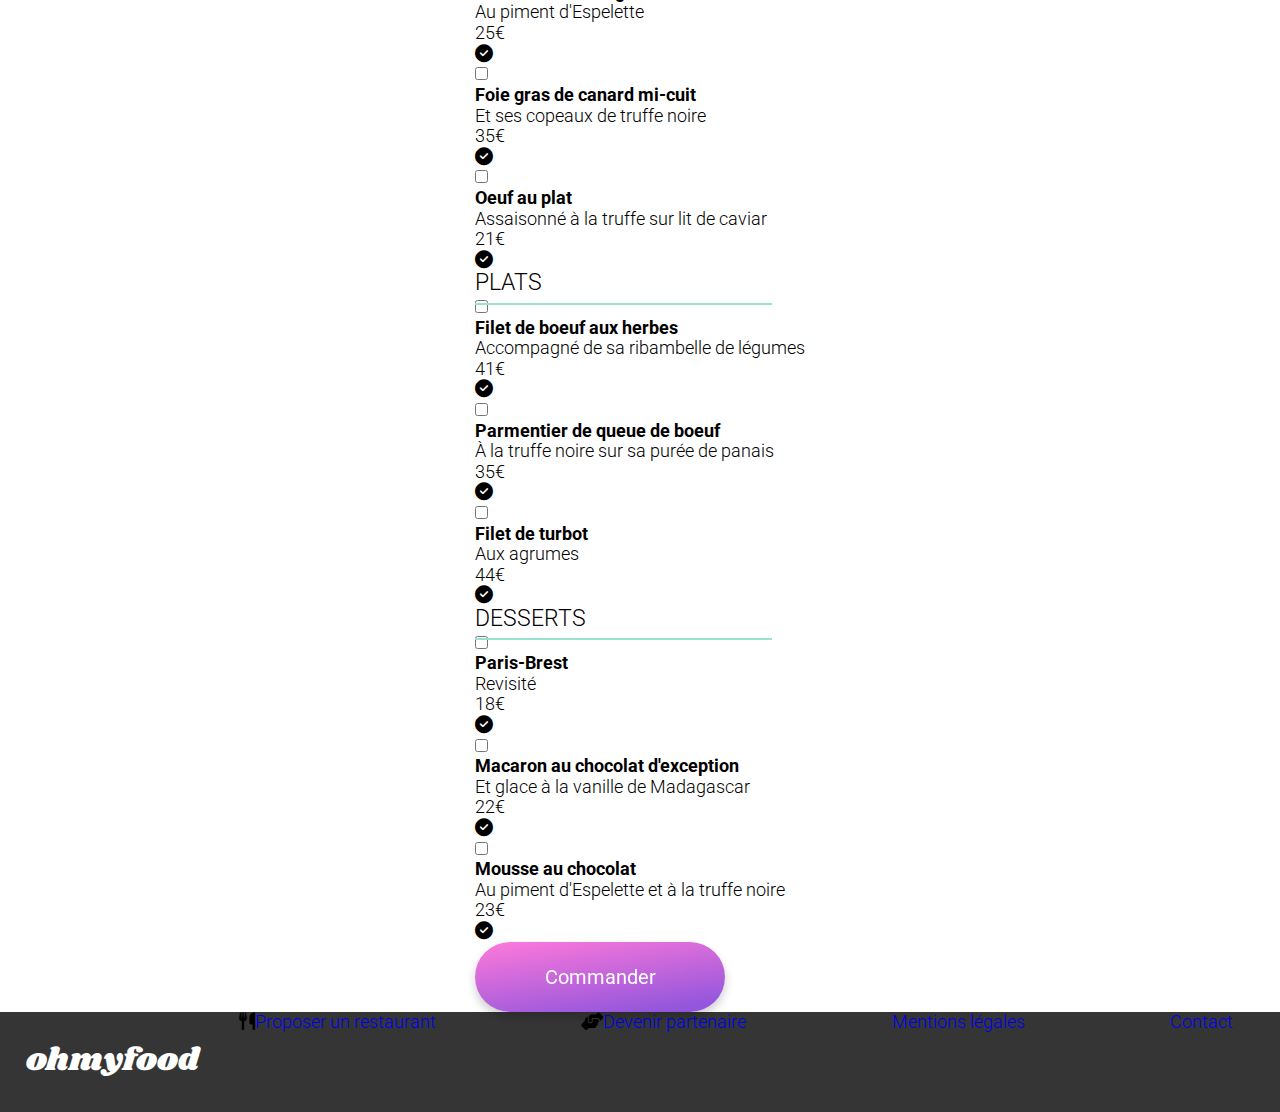
<file: lapalettedugout.html>
<!DOCTYPE html>
<html lang="fr">
    <head>
        
        <meta charset="utf-8" name="viewport" content="width=device-width, initial-scale=1.1">
        <!-- Import font awesome 5.15.4 pour les icones -->
        <link rel="stylesheet" href="https://cdnjs.cloudflare.com/ajax/libs/font-awesome/6.1.1/css/all.min.css" />
        <!-- Import CSS -->
        <link rel="stylesheet" href="./css/style.css">
        <link rel="stylesheet" href="./css/normalize.css">

        <title>Ohmyfood!</title>
    </head>
    <body>
       
            <header class="menu-header">
                <a class="menu-header__link" href="./index.html"><i class="fa-solid fa-arrow-left"></i></a>
                <h1 class="menu-header__heading">ohmyfood</h1>
            </header>
            <main class="main">
                    <section class="intro-menu">
                        <img class="intro-menu__img" src="./images/restaurants/jay-wennington-N_Y88TWmGwA-unsplash.jpg" alt="La palette du goût">
                        <div class="intro-menu__heading">
                            <h2 class="intro-menu__title">La palette du goût</h2>
                            <div class="intro-menu__like"><i class="far fa-heart"></i></div>
                        </div>
                    </section>
                    <section class="menu">
                        <h3 class="menu__heading">entrées<div class="menu__heading-border"></div></h3>
                        <form class="menu-form" action=""id="menu">
                            <ul class="menu-form-list">
                                <li class="menu-form-list__lign">
                                    <label class="menu-form-list__lign-label" for="entree1">
                                        <input class="menu-form-list__lign-checkbox" type="checkbox" id="entree1" name="entree1" value="1">
                                        <div class="menu-form-list__lign-left-group">
                                            <h4 class="menu-form-list__lign-title">Fricassée d'escargot</h4>
                                            <p class="menu-form-list__lign-text">Au piment d'Espelette</p>
                                        </div>
                                        <p class="menu-form-list__lign-price">25€</p>
                                        <div class="menu-form-list__lign-box"><i class="fa-solid fa-circle-check"></i></div>
                                    </label>
                                </li>
                                <li class="menu-form-list__lign">
                                    <label class="menu-form-list__lign-label" for="entree2">
                                        <input class="menu-form-list__lign-checkbox" type="checkbox" id="entree2" name="entree2" value="1">
                                        <div class="menu-form-list__lign-left-group">
                                            <h4 class="menu-form-list__lign-title">Foie gras de canard mi-cuit</h4>
                                            <p class="menu-form-list__lign-text">Et ses copeaux de truffe noire</p>
                                        </div>
                                        <p class="menu-form-list__lign-price">35€</p>
                                        <div class="menu-form-list__lign-box"><i class="fa-solid fa-circle-check"></i></div>
                                    </label>
                                </li>
                                <li class="menu-form-list__lign">
                                    <label class="menu-form-list__lign-label" for="entree3">
                                        <input class="menu-form-list__lign-checkbox" type="checkbox" id="entree3" name="entree3" value="1">
                                        <div class="menu-form-list__lign-left-group">
                                            <h4 class="menu-form-list__lign-title">Oeuf au plat</h4>
                                            <p class="menu-form-list__lign-text">Assaisonné à la truffe sur lit de caviar
                                            </p>
                                        </div>
                                        <p class="menu-form-list__lign-price">21€</p>
                                        <div class="menu-form-list__lign-box"><i class="fa-solid fa-circle-check"></i></div>
                                    </label>
                                </li>
                            </ul>
                            <h3 class="menu__heading">plats<div class="menu__heading-border"></div></h3>
                            <ul class="menu-form-list">
                                <li class="menu-form-list__lign">
                                    <label class="menu-form-list__lign-label" for="plat1">
                                        <input class="menu-form-list__lign-checkbox" type="checkbox" id="plat1" name="plat1" value="1">
                                        <div class="menu-form-list__lign-left-group">
                                            <h4 class="menu-form-list__lign-title">Filet de boeuf aux herbes</h4>
                                            <p class="menu-form-list__lign-text">Accompagné de sa ribambelle de légumes</p>
                                        </div>
                                        <p class="menu-form-list__lign-price">41€</p>
                                        <div class="menu-form-list__lign-box"><i class="fa-solid fa-circle-check"></i></div>
                                    </label>
                                </li>
                                <li class="menu-form-list__lign">
                                    <label class="menu-form-list__lign-label" for="plat2">
                                        <input class="menu-form-list__lign-checkbox" type="checkbox" id="plat2" name="plat2" value="1">
                                        <div class="menu-form-list__lign-left-group">
                                            <h4 class="menu-form-list__lign-title">Parmentier de queue de boeuf</h4>
                                            <p class="menu-form-list__lign-text">À la truffe noire sur sa purée de panais</p>
                                        </div>
                                        <p class="menu-form-list__lign-price">35€</p>
                                        <div class="menu-form-list__lign-box"><i class="fa-solid fa-circle-check"></i></div>
                                    </label>
                                </li>
                                <li class="menu-form-list__lign">
                                    <label class="menu-form-list__lign-label" for="plat3">
                                        <input class="menu-form-list__lign-checkbox" type="checkbox" id="plat3" name="plat3" value="1">
                                        <div class="menu-form-list__lign-left-group">
                                            <h4 class="menu-form-list__lign-title">Filet de turbot</h4>
                                            <p class="menu-form-list__lign-text">Aux agrumes</p>
                                        </div>
                                        <p class="menu-form-list__lign-price">44€</p>
                                        <div class="menu-form-list__lign-box"><i class="fa-solid fa-circle-check"></i></div>
                                    </label>
                                </li>
                            </ul>
                            <h3 class="menu__heading">desserts<div class="menu__heading-border"></div></h3>
                            <ul class="menu-form-list">
                                <li class="menu-form-list__lign">
                                    <label class="menu-form-list__lign-label" for="dessert1">
                                        <input class="menu-form-list__lign-checkbox" type="checkbox" id="dessert1" name="dessert1" value="1">
                                        <div class="menu-form-list__lign-left-group">
                                            <h4 class="menu-form-list__lign-title">Paris-Brest</h4>
                                            <p class="menu-form-list__lign-text">Revisité</p>
                                        </div>
                                        <p class="menu-form-list__lign-price">18€</p>
                                        <div class="menu-form-list__lign-box"><i class="fa-solid fa-circle-check"></i></div>
                                    </label>
                                </li>
                                <li class="menu-form-list__lign">
                                    <label class="menu-form-list__lign-label" for="dessert2">
                                        <input class="menu-form-list__lign-checkbox" type="checkbox" id="dessert2" name="dessert2" value="1">
                                        <div class="menu-form-list__lign-left-group">
                                            <h4 class="menu-form-list__lign-title">Macaron au chocolat d'exception</h4>
                                            <p class="menu-form-list__lign-text">Et glace à la vanille de Madagascar</p>
                                        </div>
                                        <p class="menu-form-list__lign-price">22€</p>
                                        <div class="menu-form-list__lign-box"><i class="fa-solid fa-circle-check"></i></div>
                                    </label>
                                </li>
                                <li class="menu-form-list__lign">
                                    <label class="menu-form-list__lign-label" for="dessert3">
                                        <input class="menu-form-list__lign-checkbox" type="checkbox" id="dessert3" name="dessert3" value="1">
                                        <div class="menu-form-list__lign-left-group">
                                            <h4 class="menu-form-list__lign-title">Mousse au chocolat</h4>
                                            <p class="menu-form-list__lign-text">Au piment d'Espelette et à la truffe noire</p>
                                        </div>
                                        <p class="menu-form-list__lign-price">23€</p>
                                        <div class="menu-form-list__lign-box"><i class="fa-solid fa-circle-check"></i></div>
                                    </label>
                                </li>
                            </ul>
                            <button class="button menu-form__button" type="submit" form="menu">Commander</button>
                        </form>
                    </section>

                
            </main>
            <footer class="footer">
                <h2 class="footer__heading">ohmyfood</h2>
                <ul class="footer__nav">
                    <li class="footer-lign"><span class="footer-lign__icon"><i class="fas fa-utensils"></i></span><a class="footer-lign__link" href="#">Proposer un restaurant</a></li>
                    <li class="footer-lign"><span class="footer-lign__icon footer-lign__icon--large"><i class="fa-solid fa-handshake-angle"></i></span><a class="footer-lign__link" href="#">Devenir partenaire</a></li>
                    <li class="footer-lign"><a class="footer-lign__link" href="#">Mentions légales</a></li>
                    <li class="footer-lign"><adress class="footer-lign__adress"><a class="footer-lign__link" href="#">Contact</a></adress></li>
                </ul>
            </footer>
    </body>
</file>
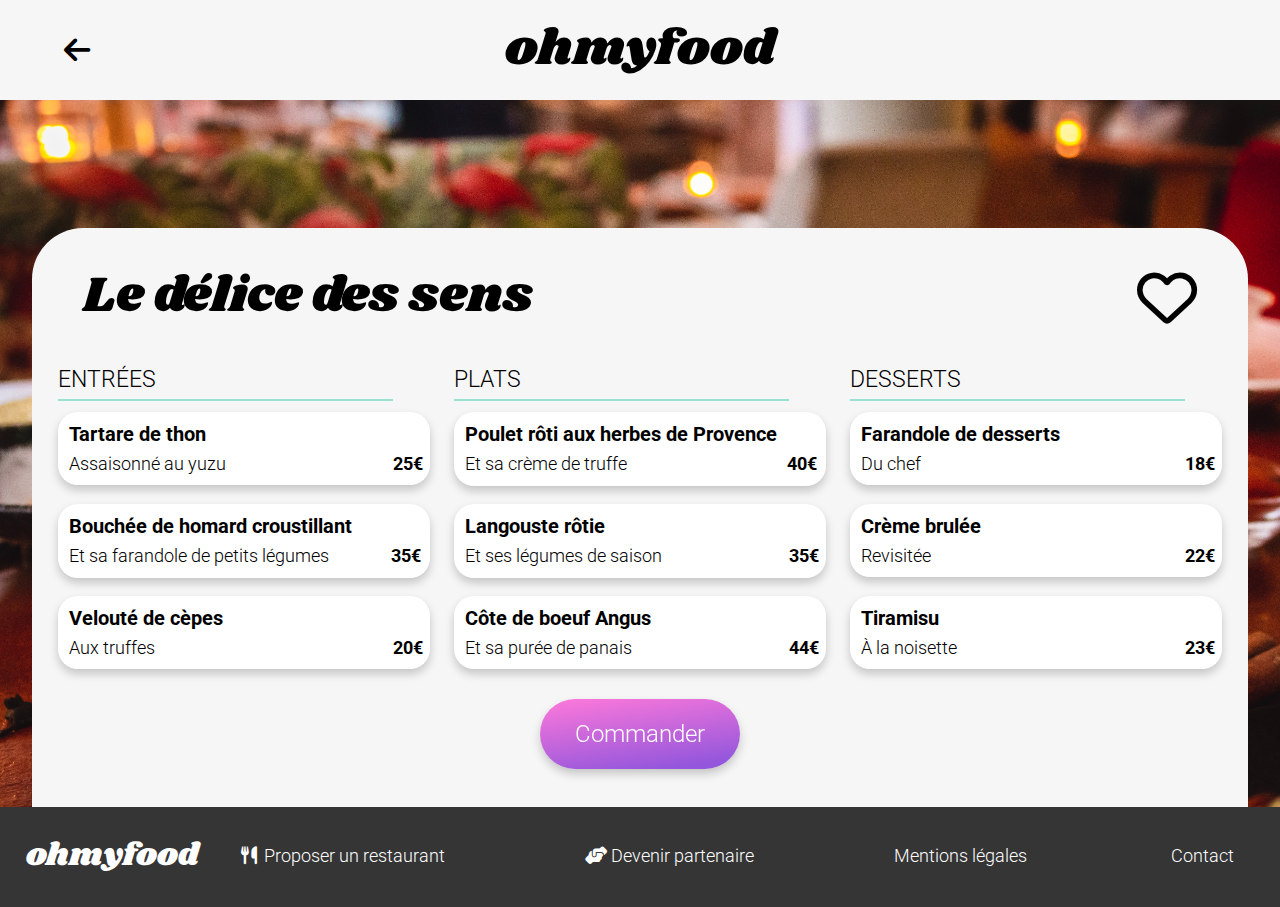
<file: le_delice_des_sens.html>
<!DOCTYPE html>
<html lang="fr">
    <head>
        <meta charset="utf-8">
        <meta name="viewport" content="width=device-width, initial-scale=1">
        <!-- Import font awesome pour les icones -->
        <link rel="stylesheet" href="https://cdnjs.cloudflare.com/ajax/libs/font-awesome/6.1.1/css/all.min.css" />
        <!-- Import CSS -->
        <link rel="stylesheet" href="./css/normalize.css">
        <link rel="stylesheet" href="./css/style.css">

        <title>Ohmyfood: Le délice des sens</title>
    </head>
    <body class="menu-body" id="menu__4">
            <header class="header">
                <a class="header__link" href="./index.html"><i class="fa-solid fa-arrow-left"></i></a>
                <h1 class="header__heading">ohmyfood</h1>
            </header>
            <main class="menu-main">
                    <section class="menu-intro">
                        <img class="menu-intro__img" src="./images/restaurants/louis-hansel-shotsoflouis-qNBGVyOCY8Q-unsplash.jpg" alt="Le délice des sens">
                        <div class="menu-intro__heading">
                            <h2 class="menu-intro__title">Le délice des sens</h2>
                            <input class="menu-intro__checkbox" type="checkbox" id="like1">
                            <label class="menu-intro__like" for="like1">
                                <i class="far fa-heart"></i>
                            </label>
                        </div>
                    </section>
                    <section class="menu">
                        <form class="menu__form" action="#" id="menu">
                            <h3 class="menu__heading" id="entrees-title">entrées</h3>
                            <ul class="menu__list" id="entrees">
                                <li class="menu__line">
                                    <div class="card dish-card">
                                        <label class="dish-card__label" for="entree1"></label>
                                        <input class="dish-card__checkbox" type="checkbox" id="entree1" name="entree1" value="1">
                                        <div class="dish-card__left-group">
                                            <h4 class="dish-card__title">Tartare de thon</h4>
                                            <p class="dish-card__text">Assaisonné au yuzu</p>
                                        </div>
                                        <p class="dish-card__price">25€</p>
                                        <div class="dish-card__box"><i class="fa-solid fa-circle-check"></i></div>
                                    </div>
                                
                                </li>
                                <li class="menu__line">
                                    <div class="card dish-card">
                                        <label class="dish-card__label" for="entree2"></label>
                                        <input class="dish-card__checkbox" type="checkbox" id="entree2" name="entree2" value="1">
                                        <div class="dish-card__left-group">
                                            <h4 class="dish-card__title">Bouchée de homard croustillant </h4>
                                            <p class="dish-card__text">Et sa farandole de petits légumes</p>
                                        </div>
                                        <p class="dish-card__price">35€</p>
                                        <div class="dish-card__box"><i class="fa-solid fa-circle-check"></i></div>
                                    </div>
                                    </li>
                                <li class="menu__line">
                                    <div class="card dish-card">
                                        <label class="dish-card__label" for="entree3"></label>
                                        <input class="dish-card__checkbox" type="checkbox" id="entree3" name="entree3" value="1">
                                        <div class="dish-card__left-group">
                                            <h4 class="dish-card__title">Velouté de cèpes</h4>
                                            <p class="dish-card__text">Aux truffes</p>
                                        </div>
                                        <p class="dish-card__price">20€</p>
                                        <div class="dish-card__box"><i class="fa-solid fa-circle-check"></i></div>
                                    </div>
                                    </li>
                            </ul>
                            <h3 class="menu__heading" id="plats-title">plats</h3>
                            <ul class="menu__list" id="plats">
                                <li class="menu__line">
                                    <div class="card dish-card">
                                        <label class="dish-card__label" for="plat1"></label>
                                        <input class="dish-card__checkbox" type="checkbox" id="plat1" name="plat1" value="1">
                                        <div class="dish-card__left-group">
                                            <h4 class="dish-card__title">Poulet rôti aux herbes de Provence</h4>
                                            <p class="dish-card__text">Et sa crème de truffe</p>
                                        </div>
                                        <p class="dish-card__price">40€</p>
                                        <div class="dish-card__box"><i class="fa-solid fa-circle-check"></i></div>
                                   </div>
                                </li>
                                <li class="menu__line">
                                    <div class="card dish-card">
                                        <label class="dish-card__label" for="plat2"></label>
                                        <input class="dish-card__checkbox" type="checkbox" id="plat2" name="plat2" value="1">
                                        <div class="dish-card__left-group">
                                            <h4 class="dish-card__title">Langouste rôtie</h4>
                                            <p class="dish-card__text">Et ses légumes de saison</p>
                                        </div>
                                        <p class="dish-card__price">35€</p>
                                        <div class="dish-card__box"><i class="fa-solid fa-circle-check"></i></div>
                                   </div>
                                </li>
                                <li class="menu__line">
                                    <div class="card dish-card">
                                        <label class="dish-card__label" for="plat3"></label>
                                        <input class="dish-card__checkbox" type="checkbox" id="plat3" name="plat3" value="1">
                                        <div class="dish-card__left-group">
                                            <h4 class="dish-card__title">Côte de boeuf Angus</h4>
                                            <p class="dish-card__text">Et sa purée de panais</p>
                                        </div>
                                        <p class="dish-card__price">44€</p>
                                        <div class="dish-card__box"><i class="fa-solid fa-circle-check"></i></div>
                                  </div>
                                </li>
                            </ul>
                            <h3 class="menu__heading" id="desserts-title">desserts</h3>
                            <ul class="menu__list" id="desserts">
                                <li class="menu__line">
                                    <div class="card dish-card">
                                        <label class="dish-card__label" for="dessert1"></label>
                                        <input class="dish-card__checkbox" type="checkbox" id="dessert1" name="dessert1" value="1">
                                        <div class="dish-card__left-group">
                                            <h4 class="dish-card__title">Farandole de desserts</h4>
                                            <p class="dish-card__text">Du chef</p>
                                        </div>
                                        <p class="dish-card__price">18€</p>
                                        <div class="dish-card__box"><i class="fa-solid fa-circle-check"></i></div>
                                   </div>
                                </li>
                                <li class="menu__line">
                                    <div class="card dish-card">
                                        <label class="dish-card__label" for="dessert2"></label>
                                        <input class="dish-card__checkbox" type="checkbox" id="dessert2" name="dessert2" value="1">
                                        <div class="dish-card__left-group">
                                            <h4 class="dish-card__title">Crème brulée</h4>
                                            <p class="dish-card__text">Revisitée</p>
                                        </div>
                                        <p class="dish-card__price">22€</p>
                                        <div class="dish-card__box"><i class="fa-solid fa-circle-check"></i></div>
                                    </div>
                                </li>
                                <li class="menu__line">
                                    <div class="card dish-card">
                                        <label class="dish-card__label" for="dessert3"></label>
                                        <input class="dish-card__checkbox" type="checkbox" id="dessert3" name="dessert3" value="1">
                                        <div class="dish-card__left-group">
                                            <h4 class="dish-card__title">Tiramisu</h4>
                                            <p class="dish-card__text">À la noisette
                                            </p>
                                        </div>
                                        <p class="dish-card__price">23€</p>
                                        <div class="dish-card__box"><i class="fa-solid fa-circle-check"></i></div>
                                    </div>
                                </li>
                            </ul>
                            <button class="button menu__button" type="submit" form="menu">Commander</button>
                        </form>
                    </section>
            </main>
            <footer class="footer menu-footer">
                <h2 class="footer__heading">ohmyfood</h2>
                <ul class="footer__nav">
                    <li class="footer__line"><span class="footer__icon"><i class="fas fa-utensils fa-fw"></i></span><a class="footer__link" href="#">Proposer un restaurant</a></li>
                    <li class="footer__line"><span class="footer__icon"><i class="fa-solid fa-handshake-angle fa-fw"></i></span><a class="footer__link" href="#">Devenir partenaire</a></li>
                    <li class="footer__line"><a class="footer__link" href="#">Mentions légales</a></li>
                    <li class="footer__line"><address class="footer__adress"><a class="footer__link" href="mailto:ohmyfood@ohmyfood.com">Contact</a></address></li>
                </ul>
            </footer>
    </body>
</html>
</file>
<file: css/style.css>
@import url("https://fonts.googleapis.com/css2?family=Roboto:wght@300;400;700&family=Shrikhand&display=swap");
@-webkit-keyframes heart-fill {
  0% {
    transform: scale(1);
  }
  50% {
    transform: scale(0);
  }
  100% {
    background: rgb(255, 121, 218);
    background: linear-gradient(172deg, rgb(147, 86, 220) 0%, rgb(255, 121, 218) 90%);
    -webkit-background-clip: text;
            background-clip: text;
    -webkit-text-fill-color: transparent;
    font-weight: 600;
    transform: scale(1);
  }
}
@keyframes heart-fill {
  0% {
    transform: scale(1);
  }
  50% {
    transform: scale(0);
  }
  100% {
    background: rgb(255, 121, 218);
    background: linear-gradient(172deg, rgb(147, 86, 220) 0%, rgb(255, 121, 218) 90%);
    -webkit-background-clip: text;
            background-clip: text;
    -webkit-text-fill-color: transparent;
    font-weight: 600;
    transform: scale(1);
  }
}
@-webkit-keyframes line-appear {
  0% {
    opacity: 0%;
    transform: translateY(50%);
  }
  100% {
    opacity: 100%;
    transform: translateY(0%);
  }
}
@keyframes line-appear {
  0% {
    opacity: 0%;
    transform: translateY(50%);
  }
  100% {
    opacity: 100%;
    transform: translateY(0%);
  }
}
@-webkit-keyframes box-appear {
  0% {
    transform: translatex(100%);
  }
  100% {
    transform: translateX(0%);
  }
}
@keyframes box-appear {
  0% {
    transform: translatex(100%);
  }
  100% {
    transform: translateX(0%);
  }
}
@-webkit-keyframes check-rotate {
  0% {
    transform: rotate(0deg);
  }
  100% {
    transform: rotate(360deg);
  }
}
@keyframes check-rotate {
  0% {
    transform: rotate(0deg);
  }
  100% {
    transform: rotate(360deg);
  }
}
@-webkit-keyframes loader-disappear {
  0% {
    opacity: 100%;
    visibility: visible;
  }
  100% {
    opacity: 0%;
    visibility: hidden;
  }
}
@keyframes loader-disappear {
  0% {
    opacity: 100%;
    visibility: visible;
  }
  100% {
    opacity: 0%;
    visibility: hidden;
  }
}
@-webkit-keyframes spin {
  from {
    transform: rotate(0deg);
  }
  to {
    transform: rotate(360deg);
  }
}
@keyframes spin {
  from {
    transform: rotate(0deg);
  }
  to {
    transform: rotate(360deg);
  }
}
*, a {
  margin: 0;
  padding: 0;
  box-sizing: border-box;
  text-decoration: none;
  -webkit-user-select: none;
     -moz-user-select: none;
      -ms-user-select: none;
          user-select: none;
}

html {
  scroll-behavior: smooth;
}

body {
  font-family: Roboto, sans-serif;
  font-weight: 300;
  font-size: clamp(10px, 4vw, 20px);
  width: 100vw;
  max-width: 100%;
  height: 100vh;
}
@media (min-width: 1024px) {
  body {
    font-size: clamp(16px, 1.4vw, 26px);
  }
}

h1 {
  font-family: Shrikhand, sans-serif;
  font-weight: 200;
}
@media (min-width: 1024px) {
  h1 {
    font-size: 50px;
  }
}

h2 {
  font-family: Roboto, sans-serif;
  font-weight: 300;
  font-weight: bold;
  font-size: clamp(22px, 6vw, 30px);
}
@media (min-width: 1024px) {
  h2 {
    font-size: clamp(24px, 2vw, 40px);
  }
}

ul {
  list-style: none;
}

a {
  font-family: Roboto, sans-serif;
  font-weight: 300;
  font-size: clamp(10px, 4vw, 20px);
}
@media (min-width: 1024px) {
  a {
    font-size: clamp(16px, 1.4vw, 26px);
  }
}

label {
  z-index: 1;
  cursor: pointer;
}

address {
  font-style: normal;
}

.button {
  display: flex;
  justify-content: center;
  align-items: center;
  height: 10vw;
  max-height: 70px;
  width: 50%;
  max-width: 300px;
  border: none;
  border-radius: 6vw;
  box-shadow: 0px 5px 10px 0px rgba(0, 0, 0, 0.2);
  color: white;
  font-family: Roboto, sans-serif;
  font-weight: 300;
  font-weight: 400;
  font-size: clamp(10px, 3.8vw, 22px);
  background: rgb(255, 121, 218);
  background: linear-gradient(172deg, rgb(255, 121, 218) 0%, rgb(147, 86, 220) 90%);
  cursor: pointer;
  filter: brightness(100%);
  box-shadow: 0px 5px 10px 0px rgba(0, 0, 0, 0.2);
  transition: all 300ms;
}
.button:hover, .button:active {
  filter: brightness(110%);
  box-shadow: 0px 10px 10px 0px rgba(0, 0, 0, 0.2);
  transition: all 300ms;
}
@media (min-width: 1024px) {
  .button {
    width: 250px;
    height: 70px;
    font-size: 20px;
  }
}

.card {
  background-color: white;
  box-shadow: 0px 5px 10px 0px rgba(0, 0, 0, 0.2);
  transition: all 300ms;
  border-radius: 4vw;
}
.card:hover, .card:active {
  box-shadow: 0px 10px 10px 0px rgba(0, 0, 0, 0.2);
  transition: all 300ms;
}
@media (min-width: 1024px) {
  .card {
    border-radius: 20px;
  }
}

.header {
  position: relative;
  height: 10vh;
  display: flex;
  justify-content: center;
  background-color: #f6f6f6;
  flex-direction: row;
}
.header__heading {
  display: flex;
  align-items: center;
  height: 100%;
}
.header__link {
  position: absolute;
  left: 5%;
  display: flex;
  align-items: center;
  text-decoration: none;
  color: black;
  transform: scale(1);
  transition: transform 300ms;
  height: 100%;
}
.header__link i:hover {
  transform: scale(1.2);
  transition: transform 300ms;
}
@media (min-width: 1024px) {
  .header {
    min-height: 100px;
  }
  .header__link i {
    font-size: 30px;
  }
}

.footer {
  display: flex;
  flex-direction: column;
  background-color: #353535;
  align-items: center;
  width: 100%;
}
.footer__heading {
  font-family: Shrikhand, sans-serif;
  font-weight: 200;
  font-size: 4.5vw;
  color: white;
  display: flex;
  align-items: center;
  height: 15vw;
  width: 90%;
}
@media (min-width: 1024px) {
  .footer__heading {
    font-size: clamp(20px, 2.5vw, 50px);
  }
}
.footer__nav {
  height: 30vw;
  display: flex;
  flex-direction: column;
  justify-content: center;
  width: 90%;
  gap: 10%;
  margin-bottom: 5vw;
}
.footer__line {
  height: 15%;
  color: white;
}
.footer__icon {
  padding-right: 2%;
}
.footer__icon--large {
  font-size: 0.7em;
}
.footer__link {
  color: white;
}
.footer__link:hover {
  font-weight: 500;
}
@media (min-width: 1024px) {
  .footer {
    height: 10vh;
    min-height: 100px;
    flex-direction: row;
    justify-content: space-between;
  }
  .footer__heading {
    height: 100%;
    width: 15%;
    margin: 0;
    padding: 0 2%;
  }
  .footer__nav {
    height: 100%;
    width: 85%;
    margin: 0;
    flex-direction: row;
    padding: 0 2%;
    justify-content: space-around;
  }
  .footer__line {
    display: flex;
    height: 100%;
    white-space: nowrap;
    align-items: center;
  }
}

.loader-container {
  z-index: 2;
  position: fixed;
  height: 100%;
  width: 100%;
  -webkit-animation: loader-disappear 1000ms 2000ms both;
          animation: loader-disappear 1000ms 2000ms both;
  background-color: white;
  display: flex;
  justify-content: center;
  align-items: center;
}
.loader-container__loader {
  width: 100px;
  height: 100px;
  border-radius: 50%;
  border: #f6f6f6 10px solid;
  border-top: #9356dc 10px solid;
  border-bottom: #ff79da 10px solid;
  -webkit-animation: spin 3s linear infinite;
          animation: spin 3s linear infinite;
}

.hero {
  height: 90vh;
}

.location {
  height: 6%;
  background: rgb(206, 206, 206);
  background: linear-gradient(180deg, rgb(206, 206, 206) 0%, rgb(234, 234, 234) 15%);
  display: flex;
  justify-content: center;
  align-items: center;
}
.location__place {
  padding: 15px 0 15px 0;
  font-family: Roboto, sans-serif;
  font-weight: 300;
  font-weight: bold;
  font-size: clamp(10px, 4vw, 30px);
}
.location__location {
  padding-left: 10px;
  font-family: Roboto, sans-serif;
  font-weight: 300;
  font-weight: bold;
  font-size: clamp(10px, 4vw, 30px);
}

.intro-container {
  height: 34%;
  display: flex;
  flex-direction: column;
  justify-content: center;
  background-color: #f6f6f6;
}

.intro {
  height: 80%;
  display: flex;
  flex-direction: column;
  justify-content: space-between;
  align-items: center;
  text-align: center;
}
.intro__heading {
  width: 70%;
}
.intro__text {
  padding: 2% 10%;
}
.intro__button-container {
  width: 100%;
  display: flex;
  justify-content: center;
}

.description {
  margin-left: 5%;
  margin-top: 5%;
  height: 60%;
  display: flex;
  flex-direction: column;
  justify-content: flex-start;
}
.description__heading {
  height: 15%;
  display: flex;
  align-items: center;
}
.description__list {
  display: flex;
  flex-direction: column;
  align-self: center;
  justify-content: space-around;
  height: 70%;
  width: 90%;
}
.description__line {
  height: 25%;
  display: flex;
  text-align: center;
  justify-content: center;
  align-items: center;
  position: relative;
  background-color: #f6f6f6;
  transition: all 1000ms;
}
.description__line i {
  transition: color 1000ms;
}
.description__line:hover, .description__line:active {
  background-color: #e4d5f6;
  transition: all 1000ms;
}
.description__line:hover i, .description__line:active i {
  color: #9356dc;
  transition: color 1000ms;
}
.description__line-number {
  display: flex;
  justify-content: center;
  align-items: center;
  position: absolute;
  background-color: #9356dc;
  color: white;
  border-radius: 50%;
  font-size: clamp(12px, 3vw, 20px);
  left: calc(clamp(12px, 3vw, 20px) * -1);
  height: calc(clamp(12px, 3vw, 20px) * 2);
  width: calc(clamp(12px, 3vw, 20px) * 2);
  font-weight: bold;
}
.description__line-text {
  font-weight: bold;
}
.description__icon {
  position: absolute;
  left: 10%;
}

.restaurants {
  display: flex;
  align-items: center;
  justify-content: center;
  flex-direction: column;
  width: 100%;
  background-color: #f6f6f6;
}
.restaurants__heading {
  display: flex;
  flex-direction: column;
  justify-content: flex-end;
  height: 5vh;
  width: 90%;
  margin: 5vh;
}
.restaurants__list {
  display: flex;
  flex-direction: column;
  width: 90%;
  margin-bottom: 10vh;
}
.restaurants__line {
  margin-bottom: 2vh;
}

.restaurant-card {
  position: relative;
}
.restaurant-card__link {
  color: black;
}
.restaurant-card__img {
  border-radius: 4vw 4vw 0 0;
  width: 100%;
  -o-object-fit: cover;
     object-fit: cover;
  aspect-ratio: 16/9;
}
.restaurant-card__new {
  color: #008766;
  background-color: #99e2d0;
  font-weight: bold;
  padding: 2% 3% 2% 3%;
  position: absolute;
  right: 6%;
  top: 6%;
  display: none;
}
.restaurant-card__new--visible {
  display: block;
}
.restaurant-card__bottom-card {
  width: 100%;
  display: flex;
  justify-content: space-between;
  align-items: center;
  padding: 5%;
}
.restaurant-card__title {
  white-space: nowrap;
  padding-bottom: 2%;
}
.restaurant-card__checkbox {
  position: absolute;
  visibility: hidden;
}
.restaurant-card__checkbox:checked + .restaurant-card__like i {
  -webkit-animation: heart-fill 300ms forwards;
          animation: heart-fill 300ms forwards;
}
.restaurant-card__like {
  position: absolute;
  right: 4%;
  bottom: 10%;
}
.restaurant-card__like:hover i {
  -webkit-animation: heart-fill 300ms forwards;
          animation: heart-fill 300ms forwards;
}
.restaurant-card__like i {
  font-size: min(6vw, 40px);
}

@media (min-width: 668px) and (max-width: 1023px) {
  .hero {
    height: auto;
  }

  .intro {
    padding: 4% 0;
  }

  .description__heading {
    padding-bottom: 4%;
  }
  .description__line {
    height: 80px;
    margin-bottom: 4%;
  }

  .restaurant-card__title {
    font-family: Roboto, sans-serif;
    font-weight: 300;
  }
}
@media (min-width: 668px) and (max-width: 1023px) and (min-width: 668px) and (max-width: 1023px) {
  .restaurant-card__title {
    font-weight: 700;
    font-size: clamp(10px, 4vw, 30px);
  }
}
@media (min-width: 668px) and (max-width: 1023px) {
  .restaurant-card__location {
    font-family: Roboto, sans-serif;
    font-weight: 300;
  }
}
@media (min-width: 668px) and (max-width: 1023px) and (min-width: 668px) and (max-width: 1023px) {
  .restaurant-card__location {
    font-size: clamp(10px, 4vw, 26px);
  }
}
@media (min-width: 1024px) {
  .hero {
    height: auto;
  }

  .intro {
    padding: 2% 0;
  }
  .intro__heading {
    padding: 2% 0;
  }
  .intro__button {
    margin: 2%;
  }

  .description {
    margin: 0;
    padding-bottom: 4%;
  }
  .description__heading {
    width: 90%;
    align-self: center;
    padding: 4% 0;
  }
  .description__list {
    flex-direction: row;
  }
  .description__line {
    width: 28%;
    height: 80px;
  }

  .restaurants__heading {
    margin: 0;
    height: 15%;
    padding: 4% 0;
    justify-content: center;
  }
  .restaurants__list {
    display: grid;
    grid-template-columns: repeat(2, 50%);
  }
  .restaurants__line {
    padding: 4%;
    margin: 0;
  }

  .restaurant-card__img {
    border-radius: 20px 20px 0 0;
  }
  .restaurant-card__like {
    bottom: 8%;
  }
  .restaurant-card__like i {
    font-size: min(50px, 3vw);
  }
}
.menu-intro {
  position: relative;
}
.menu-intro__img {
  width: 100%;
  max-height: 250px;
  -o-object-fit: cover;
     object-fit: cover;
}
.menu-intro__heading {
  display: flex;
  justify-content: space-between;
  padding: 10% 5% 0 5%;
  position: absolute;
  bottom: 0px;
  background-color: #f6f6f6;
  width: 100%;
  border-radius: 10vw 10vw 0 0;
}
.menu-intro__title {
  font-family: Shrikhand, sans-serif;
  font-weight: 200;
  font-size: clamp(20px, 7vw, 50px);
  padding-bottom: 10%;
}
@media (min-width: 1024px) {
  .menu-intro__title {
    font-size: 50px;
  }
}
.menu-intro__checkbox {
  position: absolute;
  visibility: hidden;
}
.menu-intro__checkbox:checked + .menu-intro__like i {
  -webkit-animation: heart-fill 300ms forwards;
          animation: heart-fill 300ms forwards;
}
.menu-intro__like {
  padding-right: 5%;
}
.menu-intro__like:hover i {
  -webkit-animation: heart-fill 300ms forwards;
          animation: heart-fill 300ms forwards;
}
.menu-intro__like i {
  font-size: clamp(10px, 7vw, 40px);
}

.menu {
  background-color: #f6f6f6;
  width: 100%;
  display: flex;
  flex-direction: column;
  justify-content: center;
  align-items: center;
}
.menu__heading {
  position: relative;
  width: 90%;
  margin-bottom: 5%;
  font-family: Roboto, sans-serif;
  font-weight: 300;
  text-transform: uppercase;
  font-size: clamp(10px, 4vw, 30px);
}
@media (min-width: 1024px) {
  .menu__heading {
    font-size: clamp(20px, 1.8vw, 34px);
  }
}
.menu__heading:after {
  content: "";
  position: absolute;
  border-bottom: 2px solid #99e2d0;
  width: 10%;
  bottom: -30%;
  left: 0;
}
.menu__form {
  width: 100%;
  display: flex;
  flex-direction: column;
  align-items: center;
}
.menu__list {
  width: 90%;
  margin-bottom: 5%;
}
.menu__list li:nth-child(1) {
  -webkit-animation: line-appear 1000ms 200ms both;
          animation: line-appear 1000ms 200ms both;
}
.menu__list li:nth-child(2) {
  -webkit-animation: line-appear 1000ms 400ms both;
          animation: line-appear 1000ms 400ms both;
}
.menu__list li:nth-child(3) {
  -webkit-animation: line-appear 1000ms 800ms both;
          animation: line-appear 1000ms 800ms both;
}
.menu__list li:nth-child(4) {
  -webkit-animation: line-appear 1000ms 1600ms both;
          animation: line-appear 1000ms 1600ms both;
}
.menu__line {
  display: flex;
  justify-content: space-between;
  width: 100%;
  margin-bottom: 5%;
}
.menu__button {
  margin-bottom: 10%;
  font-family: Roboto, sans-serif;
  font-weight: 300;
  font-size: clamp(10px, 4vw, 20px);
}
@media (min-width: 1024px) {
  .menu__button {
    font-size: clamp(16px, 1.4vw, 26px);
  }
}

.dish-card {
  position: relative;
  display: flex;
  width: 100%;
  justify-content: space-between;
  overflow: hidden;
}
.dish-card__label {
  position: absolute;
  width: 100%;
  height: 100%;
}
.dish-card__checkbox:checked ~ .dish-card__price {
  transform: translateX(0%);
  transition: transform cubic-bezier(0.9, 0.255, 0.505, 0.935) 300ms;
}
.dish-card__checkbox:checked ~ .dish-card__box {
  transform: translateX(0%);
  transition: transform cubic-bezier(0.9, 0.255, 0.505, 0.935) 300ms;
}
.dish-card__checkbox:checked ~ .dish-card__box i {
  transform: rotate(360deg);
  transition: transform 600ms;
}
.dish-card__checkbox:checked + .dish-card__left-group .dish-card__text, .dish-card__checkbox:checked + .dish-card__left-group .dish-card__title {
  overflow: hidden;
  text-overflow: ellipsis;
}
.dish-card__left-group {
  padding: 3% 0 3% 3%;
  display: flex;
  flex-direction: column;
  justify-content: center;
  width: 65%;
  white-space: nowrap;
}
.dish-card__title {
  font-family: Roboto, sans-serif;
  font-weight: 300;
  font-weight: bold;
  font-size: clamp(12px, 5vw, 30px);
  padding-bottom: 3%;
}
@media (min-width: 1024px) {
  .dish-card__title {
    font-size: clamp(16px, 1.6vw, 32px);
  }
}
.dish-card__text {
  font-family: Roboto, sans-serif;
  font-weight: 300;
}
@media (min-width: 1024px) {
  .dish-card__text {
    font-size: clamp(12px, 1.4vw, 26px);
  }
}
.dish-card__price {
  display: flex;
  align-items: flex-end;
  justify-content: center;
  font-weight: bold;
  padding: 3%;
  transform: translateX(100%);
  transition: transform cubic-bezier(0.9, 0.255, 0.505, 0.935) 300ms;
  height: 100%;
  width: 20%;
  max-width: 14vw;
}
.dish-card__checkbox {
  position: absolute;
  visibility: hidden;
}
.dish-card__box {
  width: 20%;
  max-width: 14vw;
  background-color: #99e2d0;
  display: flex;
  justify-content: center;
  align-items: center;
  border-radius: 0 4vw 4vw 0;
  transform: translateX(100%);
  transition: transform cubic-bezier(0.9, 0.255, 0.505, 0.935) 300ms;
}
.dish-card__box i {
  font-size: 5vw;
  color: white;
  transform: rotate(0deg);
}

@media (min-width: 668px) and (max-width: 1023px) {
  .menu-header {
    max-height: 100px;
  }

  .menu-intro__heading {
    bottom: -100px;
  }

  .menu {
    margin-top: 100px;
  }
}
@media (min-width: 1024px) {
  #menu__1 {
    background-image: url("../images/restaurants/jay-wennington-N_Y88TWmGwA-unsplash.jpg");
    background-size: cover;
  }
  #menu__2 {
    background-image: url("../images/restaurants/stil-u2Lp8tXIcjw-unsplash.jpg");
    background-size: cover;
  }
  #menu__3 {
    background-image: url("../images/restaurants/toa-heftiba-DQKerTsQwi0-unsplash.jpg");
    background-size: cover;
  }
  #menu__4 {
    background-image: url("../images/restaurants/louis-hansel-shotsoflouis-qNBGVyOCY8Q-unsplash.jpg");
    background-size: cover;
  }

  .menu-body {
    justify-content: space-between;
    display: flex;
    flex-direction: column;
  }

  .menu-header {
    margin: 0;
    box-shadow: 0px 5px 10px 0px rgba(0, 0, 0, 0.2);
    background-color: #f6f6f6;
  }

  .menu-main {
    margin-top: 10%;
    justify-content: flex-end;
    display: flex;
    flex-direction: column;
    height: 100%;
  }

  .menu-intro {
    display: flex;
    justify-content: center;
  }
  .menu-intro__img {
    display: none;
  }
  .menu-intro__heading {
    padding: 40px 4%;
    width: 95%;
    position: initial;
    border-radius: 4vw 4vw 0 0;
    margin-bottom: -1px;
  }
  .menu-intro__title {
    padding: 0;
  }
  .menu-intro__like {
    padding: 0;
  }
  .menu-intro__like i {
    font-size: 60px;
  }

  .menu {
    justify-content: center;
    background: transparent;
  }
  .menu__form {
    background-color: #f6f6f6;
    width: 95%;
    height: 100%;
    display: grid;
    padding: 0 2% 0 2%;
    grid-template-columns: 1fr 1fr 1fr;
    -moz-column-gap: 2%;
         column-gap: 2%;
  }
  .menu__form #entrees-title {
    grid-column: 1;
    grid-row: 1;
  }
  .menu__form #plats-title {
    grid-column: 2;
    grid-row: 1;
  }
  .menu__form #desserts-title {
    grid-column: 3;
    grid-row: 1;
  }
  .menu__form #entrees {
    grid-column: 1;
    grid-row: 2;
  }
  .menu__form #plats {
    grid-column: 2;
    grid-row: 2;
  }
  .menu__form #desserts {
    grid-column: 3;
    grid-row: 2;
  }
  .menu__heading {
    margin: 0;
  }
  .menu__heading:after {
    width: 100%;
  }
  .menu__list {
    padding-top: 5%;
    padding-bottom: 3%;
    width: 100%;
    height: 100%;
    margin: 0;
  }
  .menu__button {
    grid-column: 2;
    grid-row: 3;
    justify-self: center;
    font-size: 24px;
    width: 200px;
  }

  .menu-footer {
    min-height: 100px;
  }

  .dish-card:hover .dish-card__price {
    transform: translateX(0%);
    transition: transform cubic-bezier(0.9, 0.255, 0.505, 0.935) 300ms;
  }
  .dish-card:hover .dish-card__box {
    transform: translateX(0%);
    transition: transform cubic-bezier(0.9, 0.255, 0.505, 0.935) 300ms;
  }
  .dish-card:hover .dish-card__box i {
    transform: rotate(360deg);
    transition: transform 600ms;
  }
  .dish-card:hover .dish-card__text, .dish-card:hover .dish-card__title {
    overflow: hidden;
    text-overflow: ellipsis;
  }
  .dish-card__box {
    border-radius: 0 20px 20px 0;
    max-width: 16%;
  }
  .dish-card__box i {
    font-size: 2vw;
    transform: rotate(0deg);
  }
}/*# sourceMappingURL=style.css.map */
</file>
